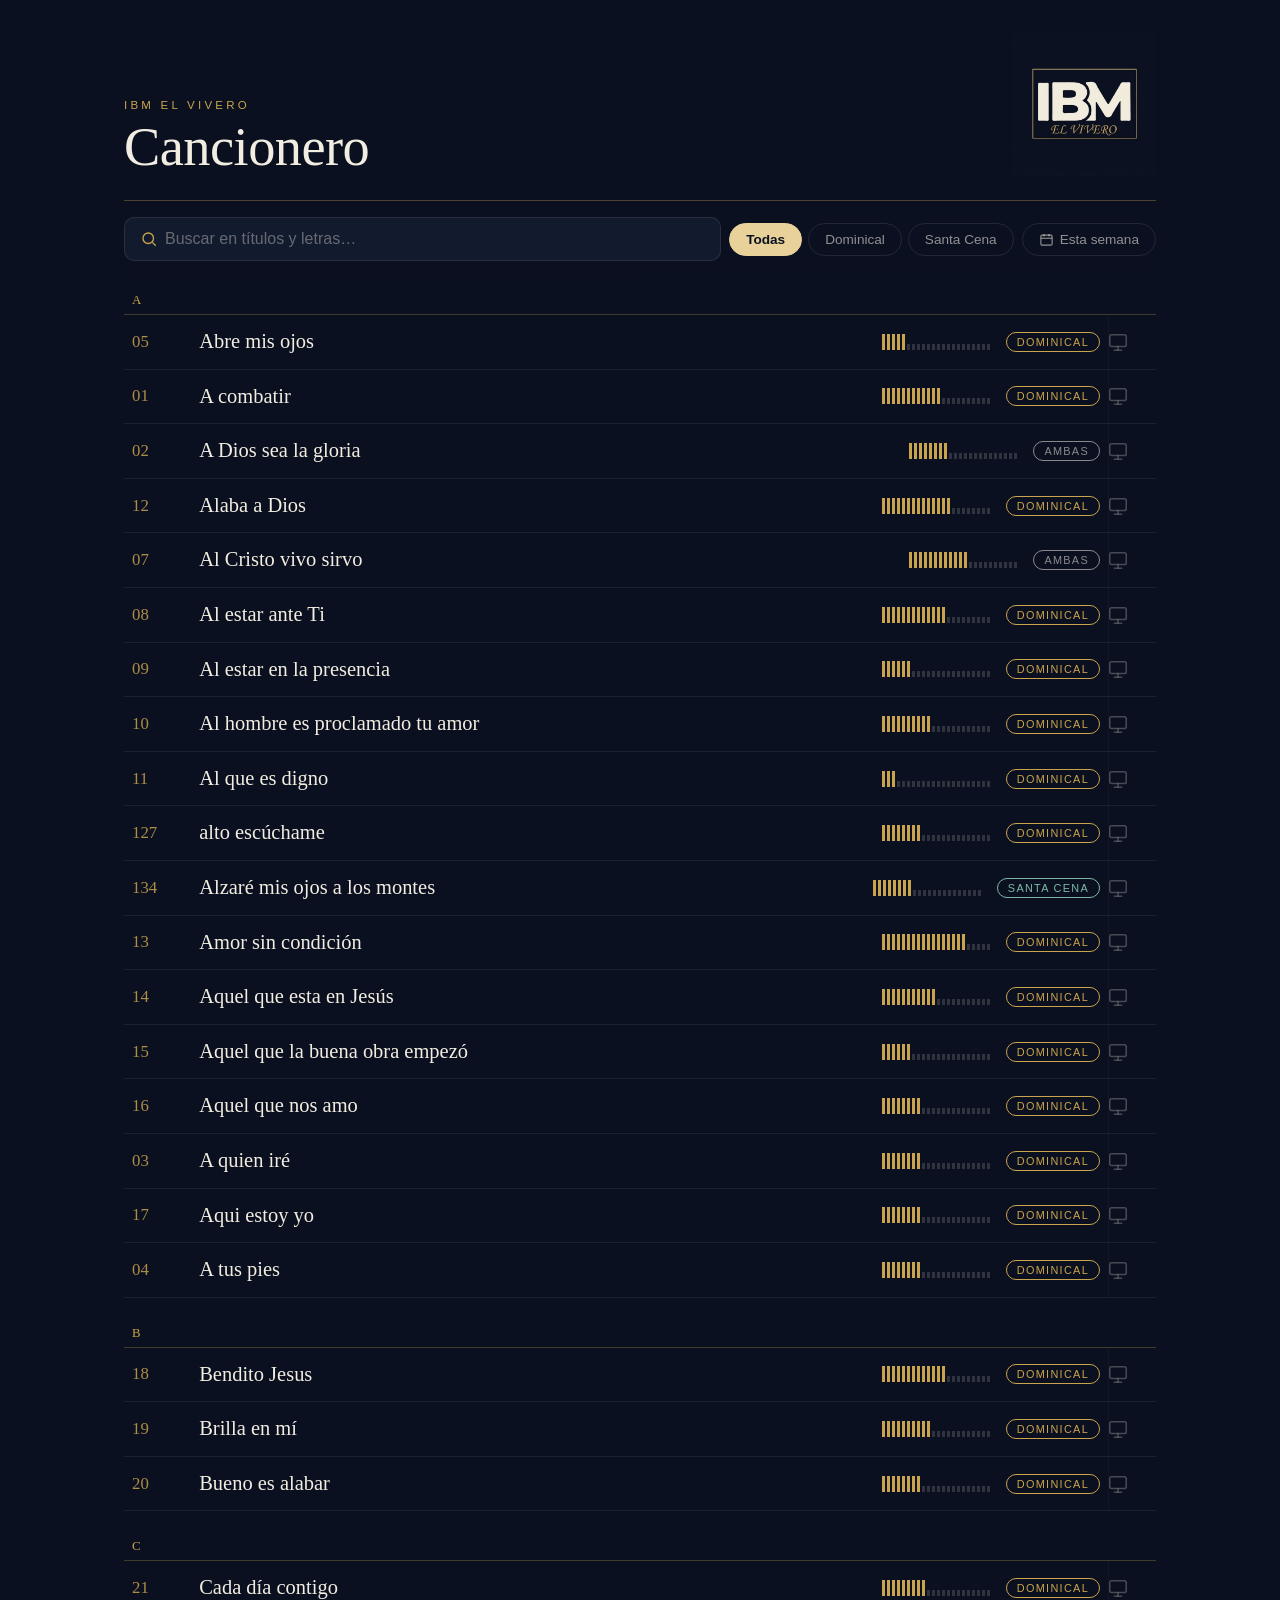
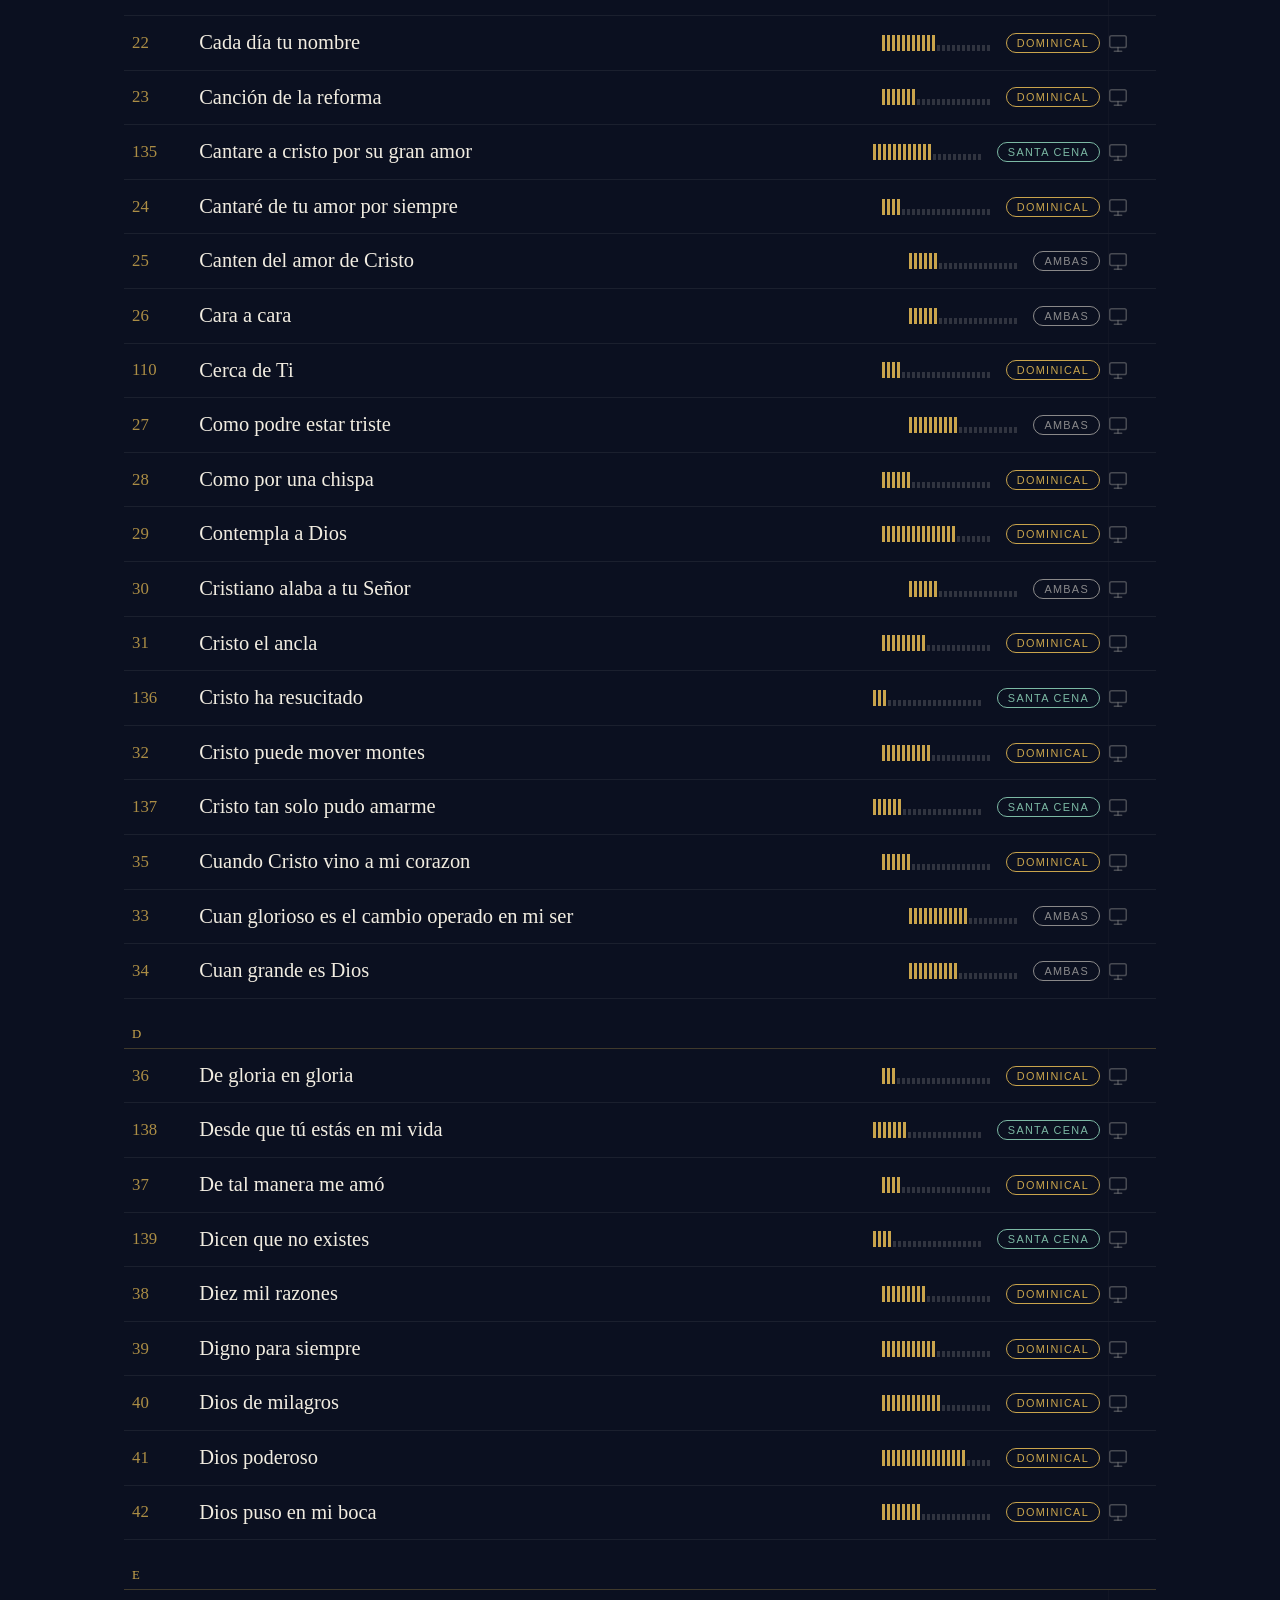
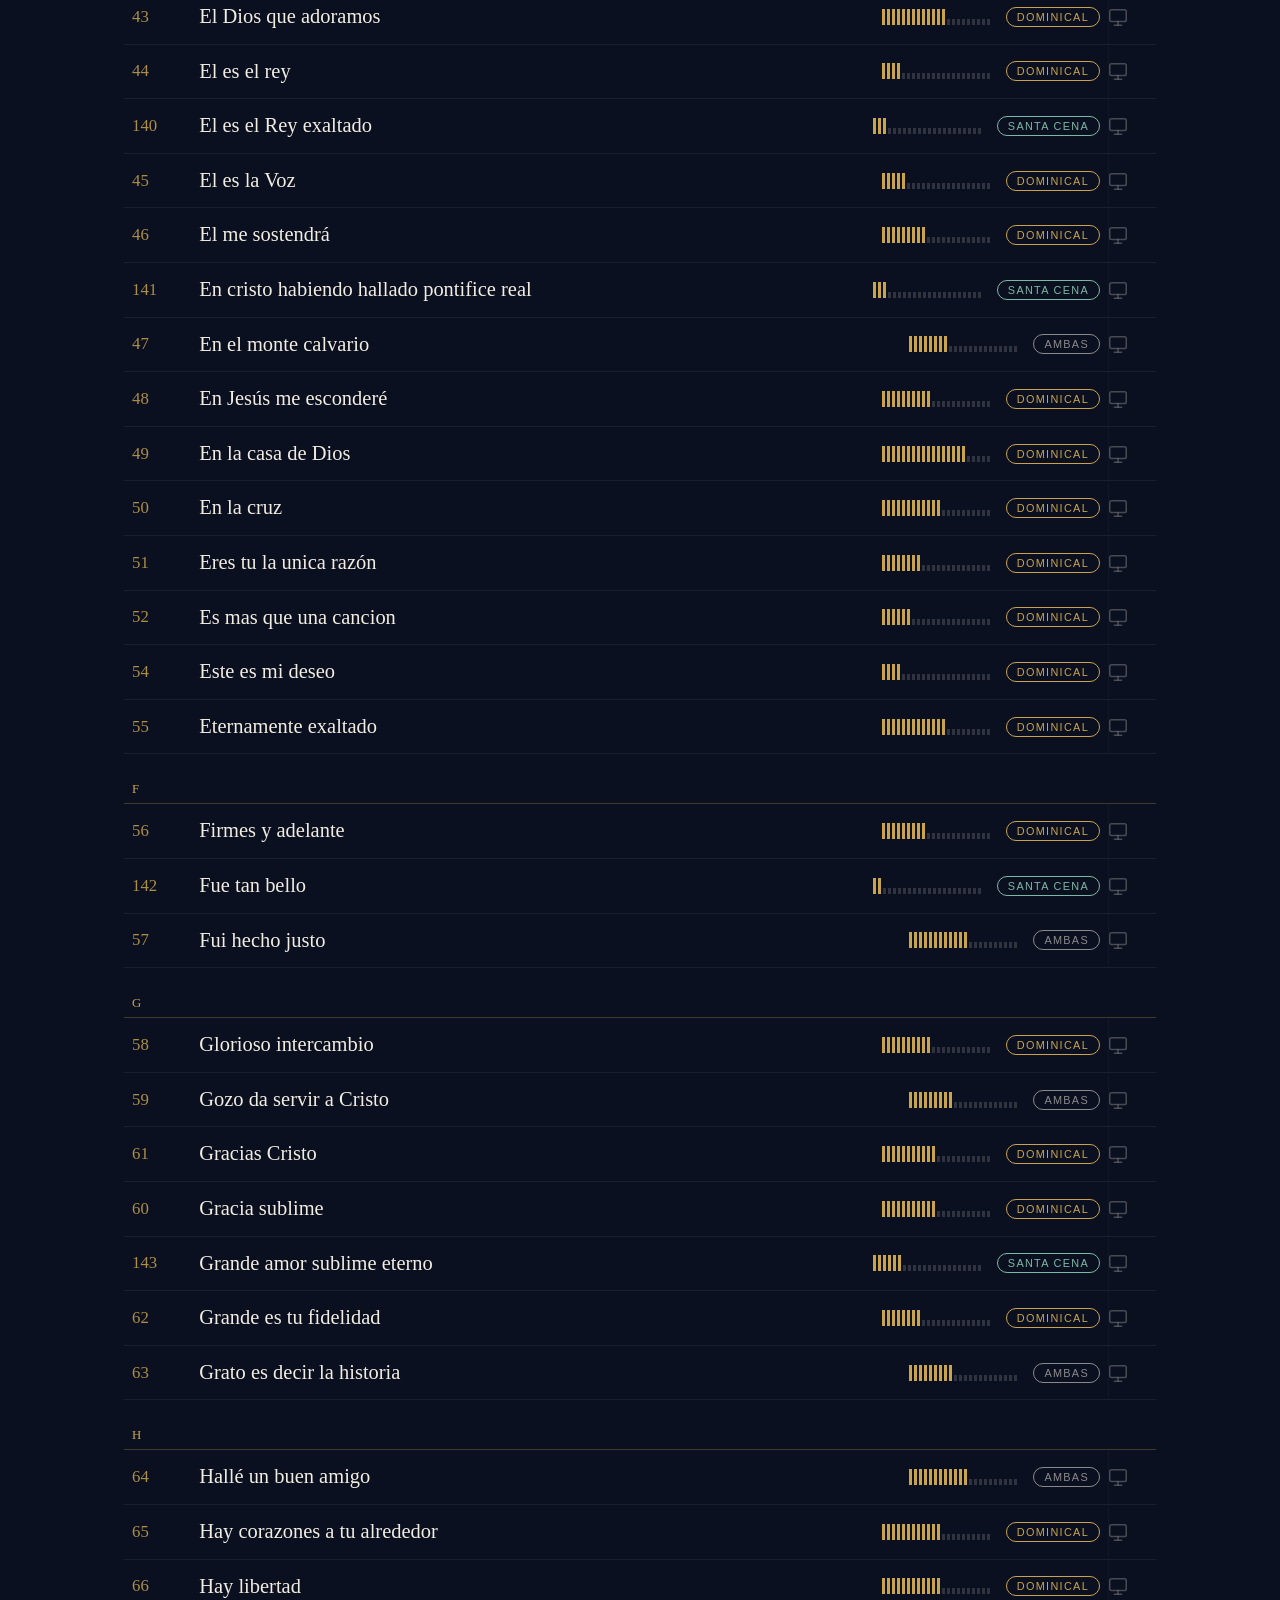
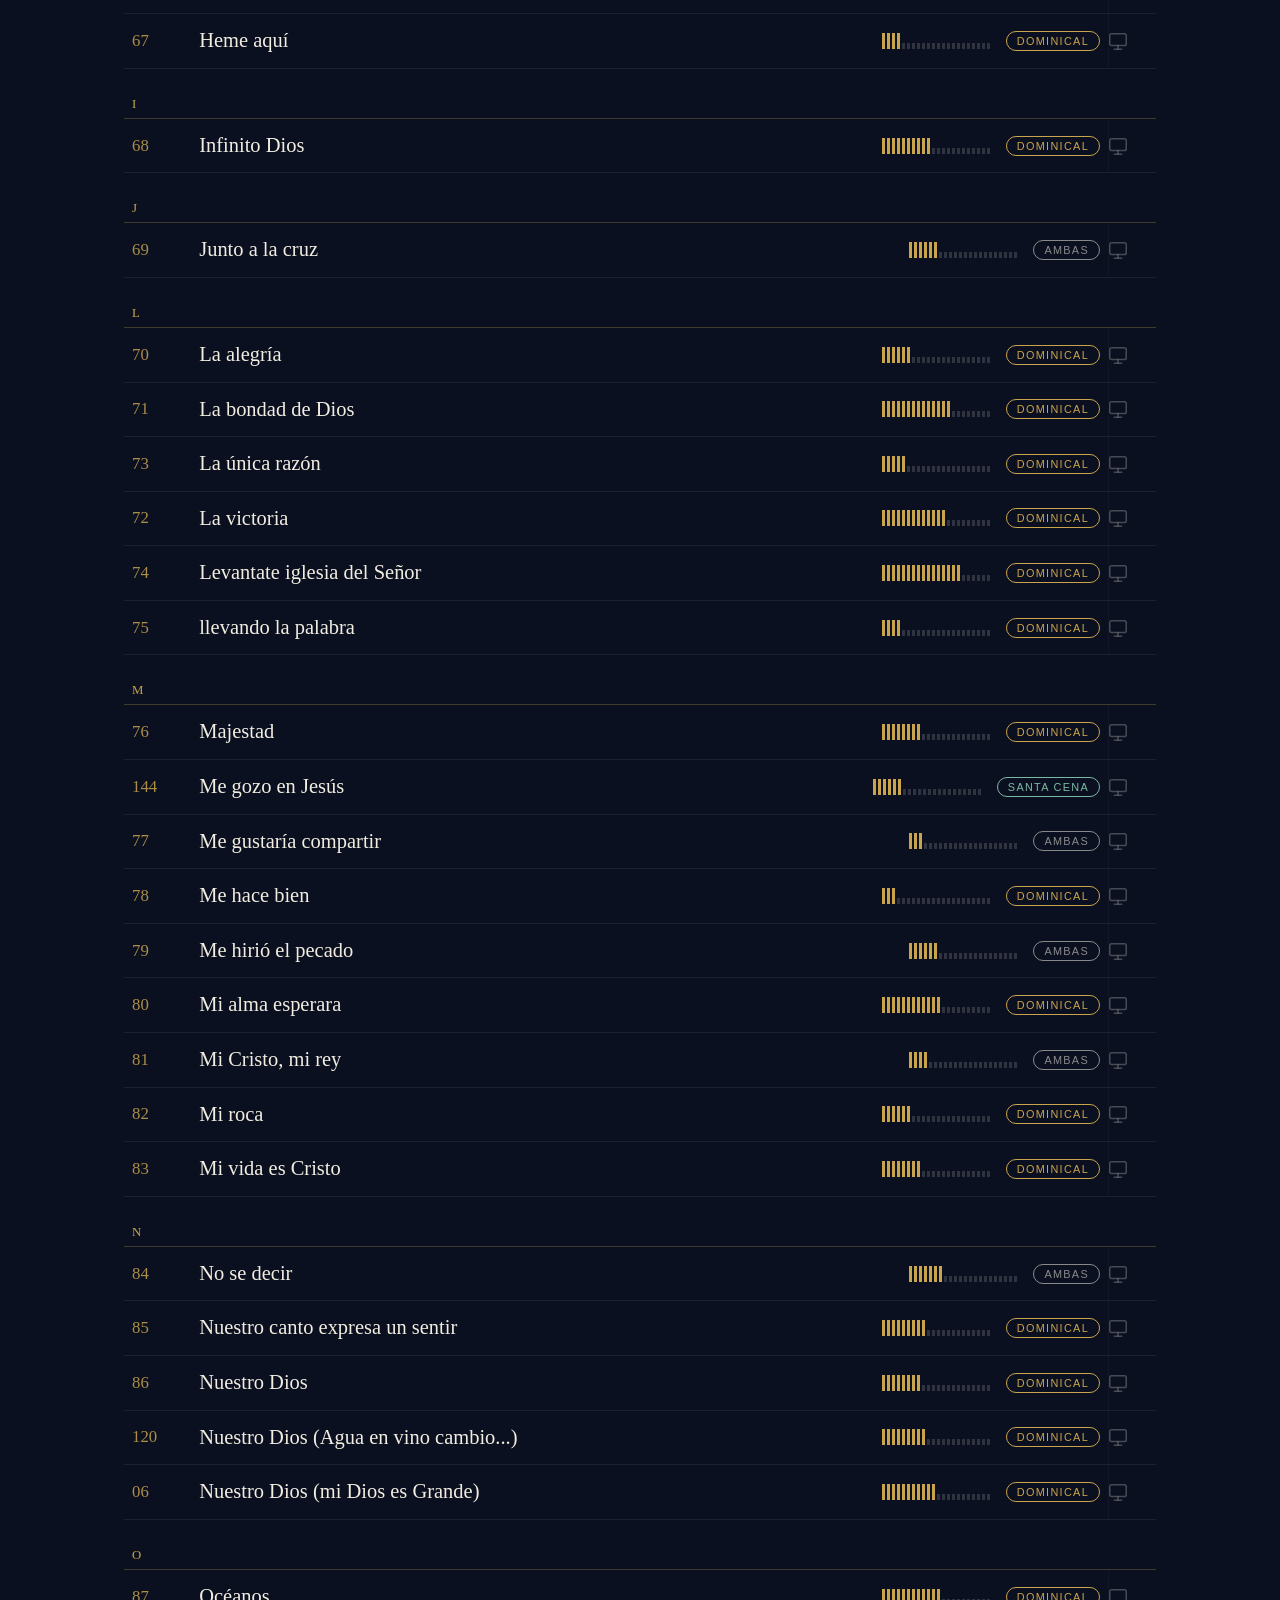
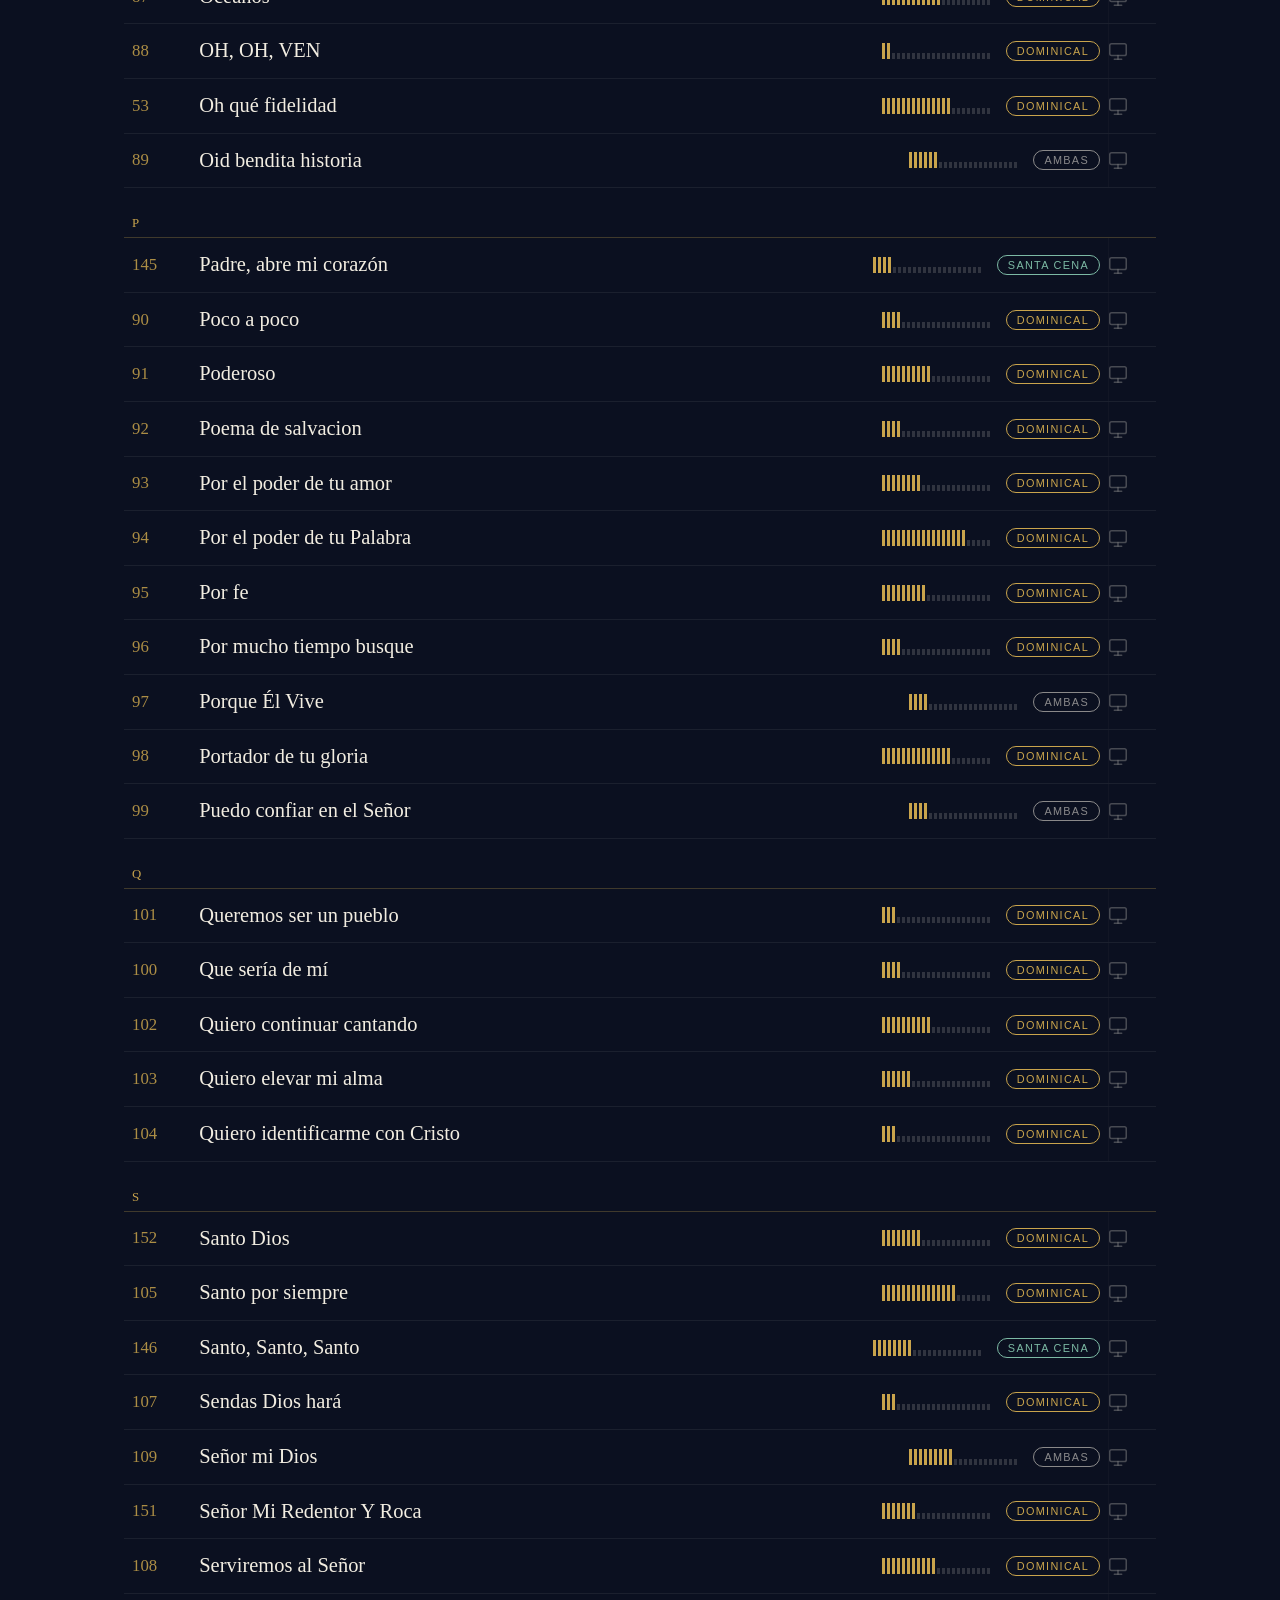
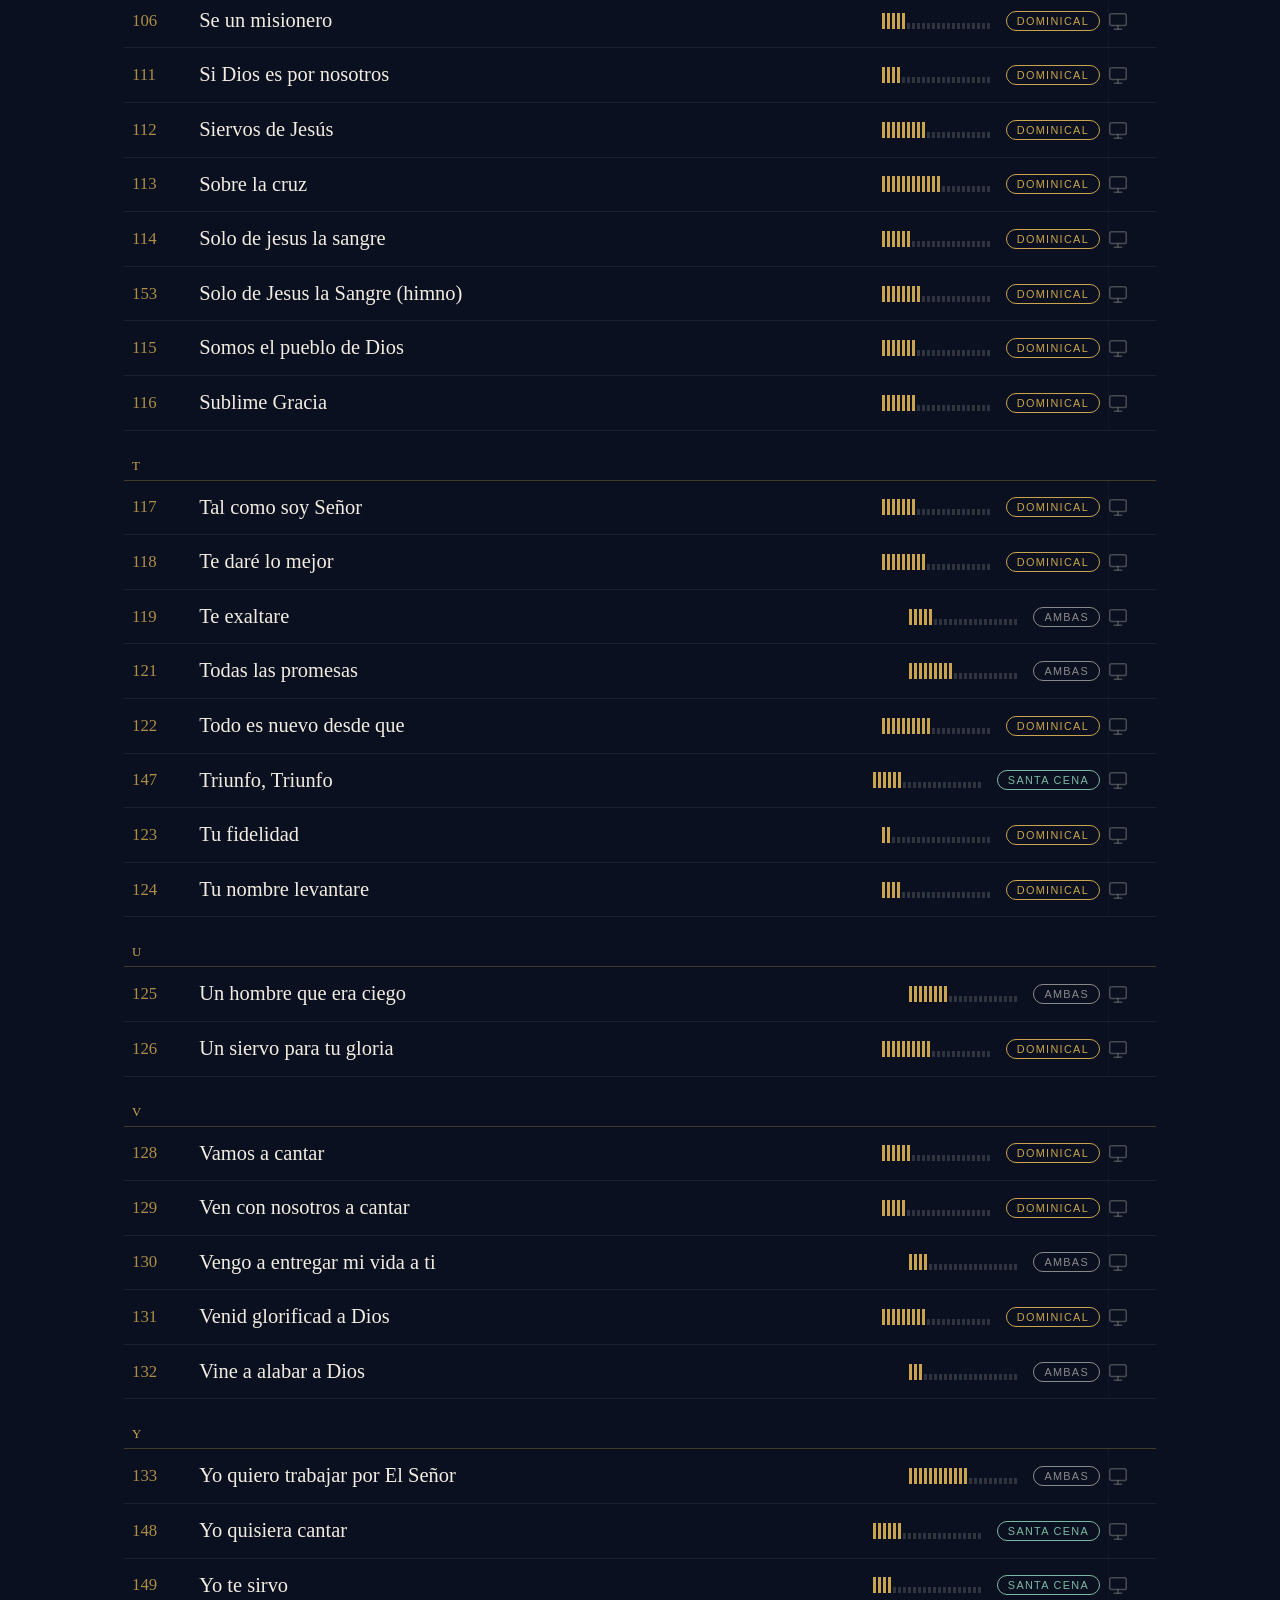
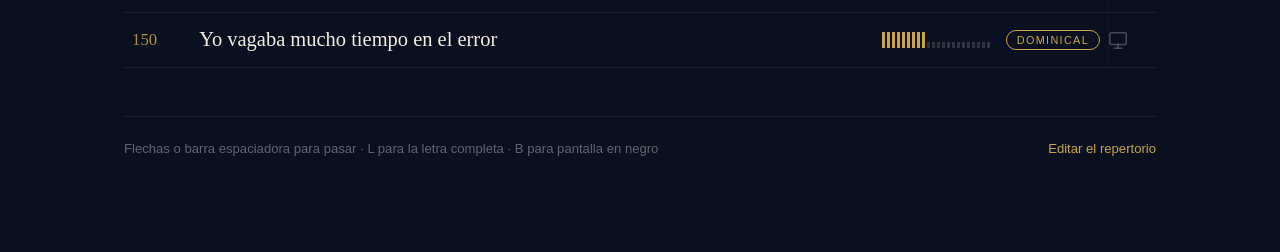
<file: index.html>
<!DOCTYPE html>
<html lang="es">
<head>
<meta charset="utf-8">
<meta name="viewport" content="width=device-width, initial-scale=1, viewport-fit=cover">
<title>Cancionero · IBM El Vivero | Iglesia Bíblica Misionera</title>
<meta name="description" content="Cancionero de la Iglesia Bíblica Misionera El Vivero (Pontevedra, Merlo): 150 canciones para el culto dominical y la Santa Cena, con letras para proyectar.">

<!-- Para Google: dirección oficial de esta página (evita copias duplicadas). -->
<link rel="canonical" href="https://vicbenj87.github.io/Cancionero-V2.5/">
<!-- Pega aquí debajo la etiqueta google-site-verification que te da Search Console. -->

<!-- Vista previa al compartir el enlace (WhatsApp, Facebook, Telegram). -->
<meta property="og:type" content="website">
<meta property="og:site_name" content="Cancionero · IBM El Vivero">
<meta property="og:title" content="Cancionero · Iglesia Bíblica Misionera El Vivero">
<meta property="og:description" content="150 canciones para el culto dominical y la Santa Cena de IBM El Vivero, Pontevedra. Busca, lee y proyecta las letras.">
<meta property="og:url" content="https://vicbenj87.github.io/Cancionero-V2.5/">
<meta property="og:image" content="https://vicbenj87.github.io/Cancionero-V2.5/media/marca/logo-ibm-el-vivero.png">
<meta property="og:image:width" content="1024">
<meta property="og:image:height" content="1024">
<meta property="og:image:alt" content="Logo de la Iglesia Bíblica Misionera El Vivero">
<meta property="og:locale" content="es_AR">
<meta name="twitter:card" content="summary">

<!-- Ficha para Google: le dice qué es el sitio y cómo se llama. -->
<script type="application/ld+json">
{
  "@context": "https://schema.org",
  "@type": "WebSite",
  "name": "Cancionero · IBM El Vivero",
  "alternateName": ["Cancionero IBM El Vivero", "Cancionero Iglesia Bíblica Misionera El Vivero"],
  "url": "https://vicbenj87.github.io/Cancionero-V2.5/",
  "inLanguage": "es-AR",
  "publisher": {
    "@type": "Church",
    "name": "Iglesia Bíblica Misionera El Vivero",
    "alternateName": "IBM El Vivero",
    "logo": "https://vicbenj87.github.io/Cancionero-V2.5/media/marca/logo-ibm-el-vivero.png",
    "address": {
      "@type": "PostalAddress",
      "addressLocality": "Pontevedra",
      "addressRegion": "Buenos Aires",
      "addressCountry": "AR"
    },
    "areaServed": "El Vivero, Pontevedra, Merlo"
  }
}
</script>
<meta name="theme-color" content="#0b1020">

<!-- Instalación como app (PWA): manifest + íconos + modo app en iPhone/iPad -->
<link rel="manifest" href="manifest.webmanifest">
<link rel="icon" type="image/png" sizes="48x48" href="media/pwa/favicon-48.png">
<link rel="apple-touch-icon" href="media/pwa/apple-touch-icon.png">
<meta name="mobile-web-app-capable" content="yes">
<meta name="apple-mobile-web-app-capable" content="yes">
<meta name="apple-mobile-web-app-title" content="Cancionero">
<meta name="apple-mobile-web-app-status-bar-style" content="black-translucent">

<link rel="stylesheet" href="css/backgrounds.css">
<link rel="stylesheet" href="css/app.css">
</head>
<body>

<!-- ==========================================================================
     1 · ÍNDICE  (ordenado por título, agrupado por letra)
     ========================================================================== -->
<main class="indice">

  <header class="portada">
    <div>
      <p class="portada__marca">IBM El Vivero</p>
      <h1 class="portada__titulo">Cancionero</h1>
    </div>
    <img class="portada__logo" src="media/marca/logo-ibm-el-vivero.png" alt="IBM El Vivero">
    <!-- El contador sigue existiendo y funcionando (lo usa js/app.js), solo se
         oculta de la vista porque en su lugar ahora se muestra el logo. -->
    <p class="portada__cifra" hidden>
      <strong id="cifra-total">0</strong> canciones<br>
      <span id="cifra-fondos">35</span> fondos animados
    </p>
  </header>

  <div class="controles-indice">
    <div class="buscador">
      <svg class="buscador__icono" viewBox="0 0 24 24" aria-hidden="true">
        <circle cx="11" cy="11" r="7"></circle>
        <line x1="16.5" y1="16.5" x2="21" y2="21"></line>
      </svg>
      <label class="sr-solo" for="busqueda">Buscar en títulos y letras</label>
      <input class="buscador__campo" id="busqueda" type="search"
             placeholder="Buscar en títulos y letras…" autocomplete="off" spellcheck="false">
    </div>

    <div class="filtros" id="filtros" role="group" aria-label="Filtrar por culto">
      <button class="filtro" type="button" data-filtro="0" aria-pressed="true">Todas</button>
      <button class="filtro" type="button" data-filtro="1" aria-pressed="false">Dominical</button>
      <button class="filtro" type="button" data-filtro="2" aria-pressed="false">Santa Cena</button>
    </div>

    <!-- Lista de acceso rápido con las 15 canciones fijadas para la semana en
         curso. Los IDs de cada semana se configuran en js/config.js, en
         CANCIONERO_CONFIG.listaSemanal. Con listaSemanal.activo en false el
         botón se oculta solo; si está activo pero sin semanas configuradas,
         el panel muestra un aviso en vez de la lista. -->
    <div class="semanal" id="semanal">
      <button class="semanal__boton" id="btn-semanal" type="button"
              aria-haspopup="true" aria-expanded="false" aria-controls="panel-semanal">
        <svg viewBox="0 0 24 24" aria-hidden="true">
          <rect x="3" y="5" width="18" height="16" rx="2"></rect>
          <line x1="3" y1="10" x2="21" y2="10"></line>
          <line x1="8" y1="3" x2="8" y2="7"></line>
          <line x1="16" y1="3" x2="16" y2="7"></line>
        </svg>
        Esta semana
      </button>
      <div class="semanal__panel" id="panel-semanal" hidden>
        <p class="semanal__titulo">Repertorio de esta semana</p>
        <ul class="semanal__lista" id="semanal-lista"></ul>
      </div>
    </div>
  </div>

  <ul class="lista" id="lista"></ul>

  <div class="vacio" id="vacio" hidden>
    <p class="vacio__titulo" id="vacio-titulo">Todavía no hay canciones</p>
    <p id="vacio-texto"></p>
  </div>

  <footer class="pie">
    <span>Flechas o barra espaciadora para pasar · L para la letra completa · B para pantalla en negro</span>
    <a href="editor.html">Editar el repertorio</a>
    <!-- Solo aparece cuando la app se puede instalar (lo decide js/pwa.js). -->
    <button class="pie__instalar" id="btn-instalar" type="button" hidden>Instalar app</button>
    <p class="pie__ayuda" id="instalar-ayuda" hidden>
      En iPhone o iPad: toca el botón Compartir de Safari y elige «Agregar a pantalla de inicio».
    </p>
  </footer>
</main>

<!-- ==========================================================================
     2 · VISOR DE DIAPOSITIVAS
     Una sola diapositiva en el DOM; el texto se reemplaza al navegar.
     ========================================================================== -->
<section class="visor" id="visor" data-abierto="false" aria-hidden="true" aria-label="Proyección">

  <!-- Capa 1: fondo animado en CSS (siempre presente). -->
  <div class="capa-fondo" id="capa-fondo"></div>

  <!-- Capa 2: imagen o vídeo, solo si carga a tiempo. -->
  <img  class="medio-fondo" id="fondo-imagen" alt="" aria-hidden="true">
  <video class="medio-fondo" id="fondo-video" muted loop playsinline preload="none" aria-hidden="true"></video>

  <!-- Capa 3: velo que asegura el contraste del texto. -->
  <div class="velo"></div>

  <!-- Capa 4: la letra. -->
  <div class="escena" id="escena">
    <div class="diapositiva" id="diapositiva" aria-live="polite"></div>
  </div>

  <!-- Barra superior -->
  <header class="barra" id="barra">
    <span class="barra__titulo" id="visor-titulo"></span>
    <span class="contador" id="contador" aria-label="Diapositiva actual"></span>

    <button class="control boton-barra" id="btn-letra" type="button" title="Letra completa (L)">
      <svg viewBox="0 0 24 24" aria-hidden="true">
        <line x1="4" y1="7" x2="20" y2="7"></line>
        <line x1="4" y1="12" x2="20" y2="12"></line>
        <line x1="4" y1="17" x2="14" y2="17"></line>
      </svg>
      Letra completa
    </button>

    <button class="control boton-barra" id="btn-pantalla" type="button" title="Pantalla completa (F)">
      <svg viewBox="0 0 24 24" aria-hidden="true">
        <polyline points="4 9 4 4 9 4"></polyline>
        <polyline points="15 4 20 4 20 9"></polyline>
        <polyline points="20 15 20 20 15 20"></polyline>
        <polyline points="9 20 4 20 4 15"></polyline>
      </svg>
      Pantalla
    </button>

    <button class="control boton-barra" id="btn-salir" type="button" title="Volver al índice (Esc)">
      <svg viewBox="0 0 24 24" aria-hidden="true">
        <line x1="6" y1="6" x2="18" y2="18"></line>
        <line x1="18" y1="6" x2="6" y2="18"></line>
      </svg>
      Salir
    </button>
  </header>

  <!-- Flechas blancas semitransparentes, abajo en cada lateral.
       Al abrir la canción parpadean unos segundos y luego se ocultan. -->
  <button class="control flecha flecha--anterior" id="btn-anterior" type="button" aria-label="Diapositiva anterior">
    <svg viewBox="0 0 24 24" aria-hidden="true"><polyline points="15 4 7 12 15 20"></polyline></svg>
  </button>

  <button class="control flecha flecha--siguiente" id="btn-siguiente" type="button" aria-label="Diapositiva siguiente">
    <svg viewBox="0 0 24 24" aria-hidden="true"><polyline points="9 4 17 12 9 20"></polyline></svg>
  </button>

  <div class="aviso-giro">
    <p>Gira el dispositivo para proyectar en horizontal.</p>
  </div>
</section>

<!-- ==========================================================================
     3 · PANTALLA DE LETRA COMPLETA
     Pantalla propia, vertical y con scroll. No es una diapositiva: al abrirla
     se sale de pantalla completa y no hay flechas de navegación.
     ========================================================================== -->
<section class="pantalla-letra" id="pantalla-letra" data-abierto="false"
         aria-hidden="true" aria-label="Letra completa" tabindex="-1">

  <header class="letra-barra">
    <button class="boton-volver" id="volver-letra" type="button">← Volver</button>
    <span class="letra-ficha" id="letra-ficha"></span>
    <button class="boton-volver boton-proyectar" id="proyectar-letra" type="button"
            title="Abrir esta canción en diapositivas">Proyectar</button>
  </header>

  <div class="letra-interior">
    <h2 class="letra-titulo" id="letra-titulo"></h2>
    <div id="letra-cuerpo"></div>
  </div>
</section>

<!-- Orden obligatorio: configuración → datos → aplicación.
     Si prefieres publicar solo js/data/canciones.json, borra la línea de los
     datos: la app lo detecta y lo lee por su cuenta (ver datos.origen). -->
<script src="js/config.js"></script>
<script src="js/data/canciones.js"></script>
<script src="js/app.js"></script>
<script src="js/pwa.js"></script>
</body>
</html>
</file>
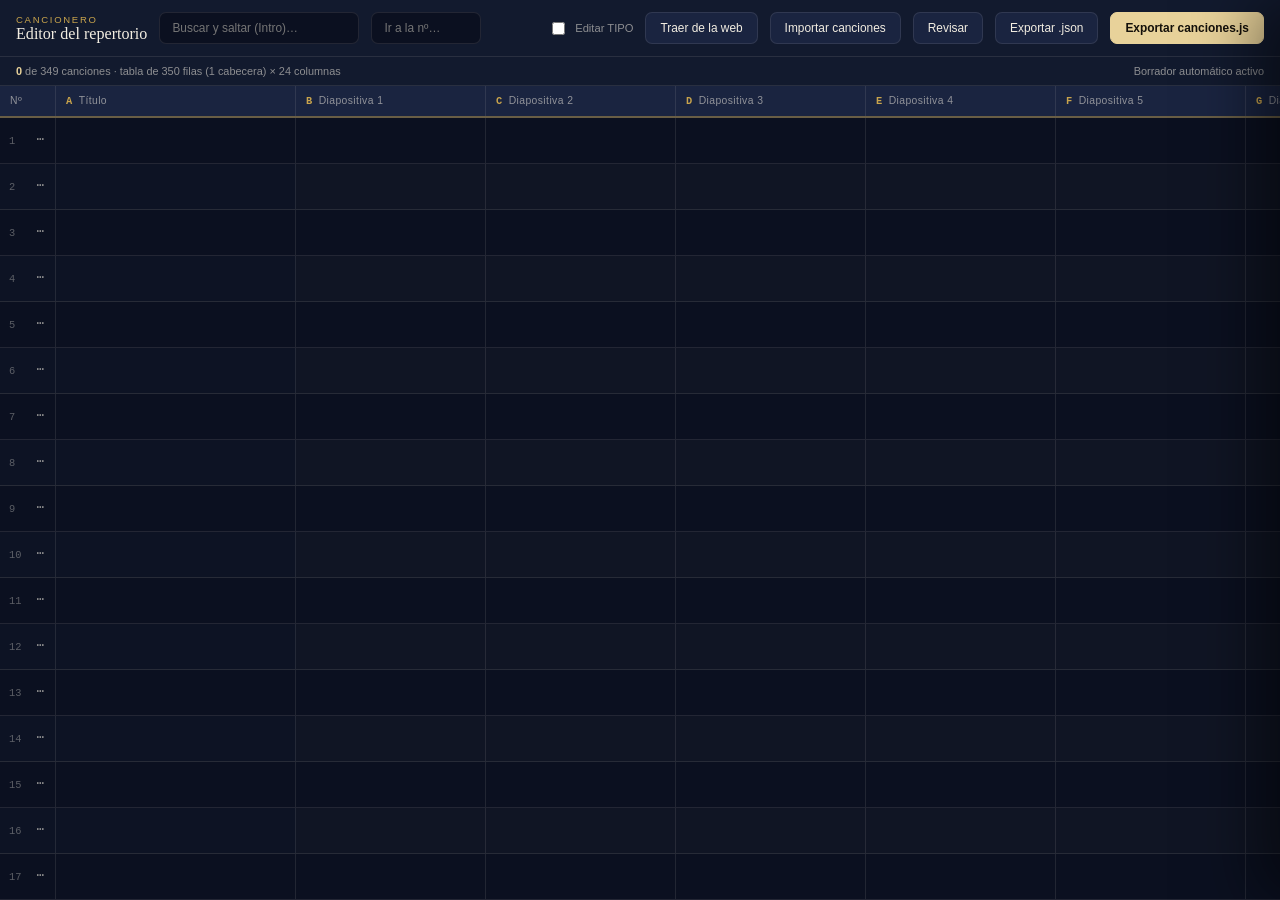
<file: editor.html>
<!DOCTYPE html>
<html lang="es">
<head>
<meta charset="utf-8">
<meta name="viewport" content="width=device-width, initial-scale=1">
<title>Editor del repertorio · Cancionero</title>
<!-- Herramienta interna: que Google no la muestre en los resultados. -->
<meta name="robots" content="noindex, nofollow">
<link rel="stylesheet" href="css/editor.css">
</head>
<body>

<!-- ==========================================================================
     BARRA SUPERIOR
     ========================================================================== -->
<header class="cabecera">
  <h1 class="cabecera__titulo">
    <small>Cancionero</small>
    Editor del repertorio
  </h1>

  <input class="campo" id="buscar" type="search" placeholder="Buscar y saltar (Intro)…"
         style="width: 200px" autocomplete="off" aria-label="Buscar en títulos y letras">

  <input class="campo" id="ir-fila" type="number" min="1" max="349" placeholder="Ir a la nº…"
         style="width: 110px" aria-label="Ir a la canción número">

  <span class="separador"></span>

  <label class="interruptor" title="La columna TIPO llega del archivo de datos y se conserva tal cual.">
    <input type="checkbox" id="editar-tipo"> Editar TIPO
  </label>

  <button class="boton" id="btn-web" type="button">Traer de la web</button>
  <button class="boton" id="btn-importar" type="button">Importar canciones</button>
  <button class="boton" id="btn-revisar" type="button">Revisar</button>
  <button class="boton" id="btn-exportar-json" type="button">Exportar .json</button>
  <button class="boton boton--principal" id="btn-exportar-js" type="button">Exportar canciones.js</button>
</header>

<div class="aviso" id="aviso-borrador">
  <span id="aviso-borrador-texto"></span>
  <span class="separador"></span>
  <button class="boton boton--sutil boton--peligro" id="btn-vaciar-todo" type="button">Empezar de cero</button>
</div>

<div class="cabecera" style="padding: 8px 16px">
  <span class="estado" id="estado"></span>
  <span class="separador"></span>
  <span class="estado" id="guardado">Borrador automático activo</span>
</div>

<!-- ==========================================================================
     CUADRÍCULA · fila 1 = cabecera · filas 2–350 = las 349 canciones
     Solo existen en el DOM las filas visibles.
     ========================================================================== -->
<div class="rejilla" id="rejilla" tabindex="0">
  <div class="rejilla__cabecera" id="rejilla-cabecera" role="row"></div>
  <div class="rejilla__cuerpo" id="rejilla-cuerpo"></div>
</div>

<!-- ==========================================================================
     CAJÓN · edición cómoda de una canción
     ========================================================================== -->
<div class="fondo-cajon" id="fondo-cajon" data-visible="false"></div>

<aside class="cajon" id="cajon" data-abierto="false" aria-label="Edición de la canción">
  <div class="cajon__cabecera">
    <h2 class="cajon__titulo" id="cajon-titulo"></h2>
    <span class="separador"></span>
    <button class="boton boton--sutil" id="cerrar-cajon" type="button">Cerrar</button>
  </div>

  <div class="cajon__cuerpo" id="cajon-cuerpo"></div>

  <div class="cajon__pie">
    <button class="boton boton--principal" id="btn-repartir" type="button">Pegar letra y repartirla</button>
    <span class="separador"></span>
    <button class="boton boton--sutil boton--peligro" id="btn-vaciar-fila" type="button">Vaciar esta canción</button>
  </div>
</aside>

<!-- ==========================================================================
     DIÁLOGO · importar
     ========================================================================== -->
<div class="dialogo" id="dlg-importar" role="dialog" aria-labelledby="titulo-importar">
  <div class="dialogo__caja">
    <h2 class="dialogo__titulo" id="titulo-importar">Importar canciones</h2>
    <p class="dialogo__ayuda">
      Carga el <code>canciones.js</code> que ya tengas publicado, o el <code>canciones.json</code>
      exportado desde aquí. Cada canción vuelve a su número original; las que no quepan se descartan.
      <strong>Sustituye todo el contenido actual de la tabla.</strong>
    </p>

    <p><input type="file" id="archivo" accept=".js,.json,.txt"></p>
    <textarea id="texto-importado" placeholder="…o pega aquí el contenido del archivo"></textarea>

    <div class="opciones">
      <label><input type="radio" name="modo-import" value="reemplazar" checked>
        Reemplazar toda la tabla</label>
      <label><input type="radio" name="modo-import" value="anadir">
        Añadir a lo que ya hay</label>
      <label><input type="checkbox" id="marcar-ambas" checked>
        Si el título ya existe con otro TIPO, marcarlo como <strong>3 · Ambas</strong></label>
    </div>

    <p class="dialogo__ayuda" style="margin: 0">
      Para juntar los dos cancioneros: importa primero el Dominical reemplazando, y después
      el de Santa Cena <strong>añadiendo</strong>. Lo que esté en las dos páginas queda como Ambas.
    </p>

    <p class="previsualizacion" data-error="true" id="error-importar"></p>

    <div class="acciones-dialogo">
      <button class="boton boton--sutil" type="button" data-cerrar="dlg-importar">Cancelar</button>
      <button class="boton boton--principal" id="confirmar-importar" type="button">Importar y reemplazar</button>
    </div>
  </div>
</div>

<!-- ==========================================================================
     DIÁLOGO · repartir letra
     ========================================================================== -->
<div class="dialogo" id="dlg-reparto" role="dialog" aria-labelledby="titulo-reparto">
  <div class="dialogo__caja">
    <h2 class="dialogo__titulo" id="titulo-reparto">Pegar letra y repartirla</h2>
    <p class="dialogo__ayuda">
      Copia la letra completa y pégala aquí. Se reparte entre las 22 diapositivas de la canción
      abierta, y lo que ya hubiera en ellas se sustituye.
    </p>

    <textarea id="letra-pegada" placeholder="Pega aquí la letra completa…"></textarea>

    <div class="opciones">
      <label><input type="radio" name="modo" value="blanco" checked> Separar por línea en blanco</label>
      <label><input type="radio" name="modo" value="lineas"> Cada
        <input class="campo" id="lineas-por-bloque" type="number" min="1" max="12" value="4"
               style="width: 62px" aria-label="Líneas por diapositiva"> líneas</label>
      <label><input type="radio" name="modo" value="marca"> Separar por <code>---</code></label>
      <label><input type="checkbox" id="unir-sobrante" checked> Unir el sobrante en la última</label>
    </div>

    <p class="previsualizacion" id="previsualizacion"></p>

    <div class="acciones-dialogo">
      <button class="boton boton--sutil" type="button" data-cerrar="dlg-reparto">Cancelar</button>
      <button class="boton boton--principal" id="aplicar-reparto" type="button" disabled>Repartir</button>
    </div>
  </div>
</div>

<!-- ==========================================================================
     DIÁLOGO · revisión
     ========================================================================== -->
<div class="dialogo" id="dlg-revision" role="dialog" aria-labelledby="titulo-revision">
  <div class="dialogo__caja">
    <h2 class="dialogo__titulo" id="titulo-revision">Revisión antes de publicar</h2>
    <p class="dialogo__ayuda">
      Nada de esto impide exportar: son avisos para que no se cuele una canción sin título
      o una estrofa que se verá diminuta en la pantalla.
    </p>
    <ul class="informe" id="informe"></ul>
    <div class="acciones-dialogo">
      <button class="boton boton--principal" type="button" data-cerrar="dlg-revision">Entendido</button>
    </div>
  </div>
</div>

<!-- ==========================================================================
     DIÁLOGO · traer del cancionero web
     ========================================================================== -->
<div class="dialogo" id="dlg-web" role="dialog" aria-labelledby="titulo-web">
  <div class="dialogo__caja">
    <h2 class="dialogo__titulo" id="titulo-web">Traer las letras del cancionero web</h2>
    <p class="dialogo__ayuda">
      Este código lee la página que tengas abierta y descarga un <code>.json</code> con todas
      sus canciones ya repartidas en diapositivas. <strong>Se ejecuta en tu navegador, sobre
      tu propia web</strong>: nada sale de tu ordenador.
    </p>

    <ol class="pasos">
      <li>Abre la página del cancionero (la de <strong>Dominical</strong> o la de <strong>Santa Cena</strong>).</li>
      <li>Pulsa <kbd>F12</kbd> y ve a la pestaña <strong>Console</strong>. Si pide confirmación
          para pegar, escribe <code>allow pasting</code> y pulsa <kbd>Intro</kbd>.</li>
      <li>Pega el código de abajo y pulsa <kbd>Intro</kbd>. Se descargará el archivo.</li>
      <li>Vuelve aquí, pulsa <strong>Importar canciones</strong> y carga ese archivo.</li>
    </ol>

    <div class="opciones">
      <label>TIPO de la página que vas a leer:
        <select class="campo" id="tipo-extractor">
          <option value="1" selected>1 · Dominical</option>
          <option value="2">2 · Santa Cena</option>
        </select>
      </label>
      <label><input type="checkbox" id="quitar-marcas" checked>
        Quitar las marcas de repetición <code>//…//</code></label>
    </div>

    <pre class="codigo" id="codigo-listo"></pre>

    <div class="acciones-dialogo">
      <button class="boton boton--sutil" type="button" data-cerrar="dlg-web">Cerrar</button>
      <button class="boton boton--principal" id="copiar-codigo" type="button">Copiar el código</button>
    </div>
  </div>
</div>

<!-- ==========================================================================
     EXTRACTOR
     --------------------------------------------------------------------------
     No es un script de esta página: es el texto que se copia y se pega en la
     consola del navegador estando en el cancionero web. Vive aquí, en un
     bloque de texto plano, para poder leerlo y corregirlo como código normal
     en vez de como una cadena llena de escapes.

     Las dos primeras líneas las reescribe editor.js según lo que elijas arriba.
     ========================================================================== -->
<script id="codigo-extractor" type="text/plain">
(function extraerCancionero() {
  'use strict';

  var TIPO = 1;                  // 1 = Dominical · 2 = Santa Cena
  var QUITAR_MARCAS = true;      // //estribillo// y /repetir/
  var MAX_DIAPOS = 22;

  /* Los títulos de Google Sites son encabezados con un ancla propia
     (id="h.xxxxx"). Cada canción va desde su ancla hasta la siguiente. */
  var anclas = Array.prototype.slice.call(document.querySelectorAll('[id^="h."]'));
  if (!anclas.length) {
    console.error('Aquí no hay ningún cancionero: abre la página de las canciones.');
    return;
  }

  /* Texto de un trozo del documento respetando los saltos de línea de los
     bloques. innerText haría lo mismo, pero depende de que el navegador haya
     calculado el diseño y aquí trabajamos sobre fragmentos sueltos. */
  var BLOQUES = /^(P|DIV|H1|H2|H3|H4|H5|H6|LI|TR|SECTION|ARTICLE|BLOCKQUOTE)$/;

  function textoDe(raiz) {
    var salida = '';
    (function recorrer(nodo) {
      if (nodo.nodeType === 3) { salida += nodo.nodeValue; return; }
      /* 1 = elemento, 11 = fragmento. El fragmento es la raíz que devuelve
         cloneContents(): si no se le deja pasar, no se recorre nada. */
      if (nodo.nodeType !== 1 && nodo.nodeType !== 11) { return; }
      var etiqueta = nodo.tagName || '';
      if (etiqueta === 'SCRIPT' || etiqueta === 'STYLE') { return; }
      if (etiqueta === 'BR') { salida += '\n'; return; }
      var esBloque = BLOQUES.test(etiqueta);
      if (esBloque && salida && salida.charAt(salida.length - 1) !== '\n') { salida += '\n'; }
      for (var i = 0; i < nodo.childNodes.length; i++) { recorrer(nodo.childNodes[i]); }
      if (esBloque) { salida += '\n'; }
    })(raiz);
    return salida;
  }

  function trozoEntre(desde, hasta) {
    var rango = document.createRange();
    rango.setStartAfter(desde);
    if (hasta) { rango.setEndBefore(hasta); }
    else { rango.setEnd(document.body, document.body.childNodes.length); }
    return textoDe(rango.cloneContents());
  }

  function limpiar(texto) {
    var t = String(texto).replace(/\r\n/g, '\n').replace(/\u00a0/g, ' ');
    if (QUITAR_MARCAS) { t = t.replace(/\/{1,4}/g, ''); }

    /* En la web hay canciones escritas de corrido, con dos o más espacios
       donde debería haber un salto de línea. Si se aplastan como espacio
       normal, la canción entera acaba en una sola diapositiva ilegible. */
    t = t.replace(/[ \t]{2,}/g, '\n');

    return t
      .split('\n')
      .map(function (linea) { return linea.trim(); })
      .join('\n')
      .replace(/\n{3,}/g, '\n\n')
      .trim();
  }

  /* Reparto en diapositivas.
     Lo normal es que las estrofas vayan separadas por una línea en blanco. Lo
     que manda para cortar no son los caracteres sino las líneas: proyectada a
     diez metros, una diapositiva aguanta unas seis u ocho líneas y ni una más.
     Los bloques que se pasan se subdividen en trozos parejos y la canción
     queda marcada para repasar. */
  var MAX_LINEAS = 8;
  var LINEAS_IDEALES = 4;

  function partirBloque(bloque) {
    var lineas = bloque.split('\n').filter(function (l) { return l.trim(); });
    if (lineas.length <= MAX_LINEAS) { return [bloque]; }

    var trozos = Math.ceil(lineas.length / LINEAS_IDEALES);
    var tamano = Math.ceil(lineas.length / trozos);     // reparto parejo, sin colas de una línea
    var salida = [];
    for (var i = 0; i < lineas.length; i += tamano) {
      salida.push(lineas.slice(i, i + tamano).join('\n'));
    }
    return salida;
  }

  function repartir(texto) {
    var brutos = texto.split(/\n\s*\n+/)
      .map(function (b) { return b.trim(); })
      .filter(function (b) { return b.length; });

    var bloques = [], repasar = false;
    brutos.forEach(function (b) {
      var trozos = partirBloque(b);
      if (trozos.length > 1) { repasar = true; }
      bloques = bloques.concat(trozos);
    });

    if (bloques.length > MAX_DIAPOS) {
      var cola = bloques.slice(MAX_DIAPOS - 1).join('\n\n');
      bloques = bloques.slice(0, MAX_DIAPOS - 1);
      bloques.push(cola);
      repasar = true;
    }
    return { diapositivas: bloques, repasar: repasar };
  }

  var canciones = [], avisos = [], vistos = {};

  anclas.forEach(function (ancla, i) {
    var crudo = limpiar(trozoEntre(ancla, anclas[i + 1]));
    if (!crudo) { return; }

    var lineas = crudo.split('\n');
    var titulo = (lineas.shift() || '').trim();
    if (!titulo) { return; }

    var resto = lineas.join('\n').replace(/^\n+/, '').trim();
    if (!resto) { avisos.push(titulo + ': sin letra'); return; }

    var reparto = repartir(resto);
    if (reparto.repasar) { avisos.push(titulo + ': repasar el reparto de estrofas'); }

    var clave = titulo.toLowerCase();
    if (vistos[clave]) { avisos.push(titulo + ': el título está repetido en la página'); }
    vistos[clave] = true;

    canciones.push({
      id: canciones.length + 1,
      titulo: titulo,
      tipo: TIPO,
      diapositivas: reparto.diapositivas
    });
  });

  var datos = { version: 1, generado: new Date().toISOString().slice(0, 10), canciones: canciones };
  var nombre = 'canciones-tipo-' + TIPO + '.json';
  var blob = new Blob([JSON.stringify(datos, null, 2)], { type: 'application/json' });
  var enlace = document.createElement('a');
  enlace.href = URL.createObjectURL(blob);
  enlace.download = nombre;
  document.body.appendChild(enlace);
  enlace.click();
  document.body.removeChild(enlace);

  console.log('%c' + canciones.length + ' canciones extraídas → ' + nombre,
              'font-size:14px;font-weight:bold');
  console.log('Diapositivas por canción:',
    canciones.map(function (c) { return c.titulo + ' (' + c.diapositivas.length + ')'; }).join(' · '));
  if (avisos.length) {
    console.warn('Para revisar en el editor (' + avisos.length + '):');
    avisos.forEach(function (a) { console.warn('  · ' + a); });
  }
})();
</script>

<script src="js/config.js"></script>
<script src="js/editor.js"></script>
</body>
</html>
</file>
<file: css/backgrounds.css>
/* ============================================================================
   backgrounds.css · 35 fondos animados en CSS puro
   ----------------------------------------------------------------------------
   Cómo funciona
   -------------
   El elemento <div class="capa-fondo"> recibe una clase "fondo--01" … "fondo--35"
   cada vez que se abre una canción. Cada fondo usa como máximo tres planos: el
   propio elemento, ::before y ::after.

   Todas las animaciones son de `transform`, `opacity`, `filter` o
   `background-position`: propiedades que compone la GPU. Ningún fondo provoca
   reflow, así que puede estar proyectándose una hora sin calentar el portátil.

   Añadir un fondo nuevo
   ---------------------
   1. Escribe aquí la regla `.fondo--36 { … }`.
   2. Sube `fondos.totalCss` a 36 en js/config.js.
   No hay que tocar nada más: la app numera los fondos con ceros a la izquierda.
   ========================================================================== */

/* --- Plano base ---------------------------------------------------------- */
.capa-fondo {
  position: absolute;
  inset: 0;
  overflow: hidden;
  background: #070a12;
  /* Aísla el repintado del fondo del resto de la interfaz. */
  contain: strict;
}

.capa-fondo::before,
.capa-fondo::after {
  content: "";
  position: absolute;
  /* Se desbordan a propósito: así ningún giro deja esquinas vacías. */
  inset: -35%;
  pointer-events: none;
}

/* Accesibilidad: quien pida menos movimiento ve el fondo quieto, no otro fondo. */
@media (prefers-reduced-motion: reduce) {
  .capa-fondo,
  .capa-fondo::before,
  .capa-fondo::after {
    animation: none !important;
  }
}

/* --- Animaciones compartidas -------------------------------------------- */
@keyframes fdPan      { 0%, 100% { background-position: 0% 50%; }  50% { background-position: 100% 50%; } }
@keyframes fdPanV     { 0%, 100% { background-position: 50% 0%; }  50% { background-position: 50% 100%; } }
@keyframes fdGiro     { to { transform: rotate(360deg); } }
@keyframes fdGiroInv  { to { transform: rotate(-360deg); } }
@keyframes fdFlotaY   { 0%, 100% { transform: translateY(-5%); } 50% { transform: translateY(5%); } }
@keyframes fdFlotaX   { 0%, 100% { transform: translateX(-6%); } 50% { transform: translateX(6%); } }
@keyframes fdLatido   { 0%, 100% { transform: scale(1);    opacity: .5; }
                        50%      { transform: scale(1.18); opacity: .9; } }
@keyframes fdDestello { 0%, 100% { opacity: .2; } 50% { opacity: .85; } }
@keyframes fdBarrido  { 0%   { transform: translateX(-70%) skewX(-12deg); }
                        100% { transform: translateX(70%)  skewX(-12deg); } }
@keyframes fdAscenso  { 0% { transform: translateY(25%); } 100% { transform: translateY(-25%); } }
@keyframes fdMatiz    { to { filter: hue-rotate(360deg); } }
@keyframes fdDeriva   { 0%, 100% { transform: translate3d(-3%, -2%, 0) scale(1.05); }
                        50%      { transform: translate3d(3%, 2%, 0)  scale(1.12); } }

/* ============================================================================
   01 – 07 · Cielos y auroras
   ========================================================================== */

/* 01 · Aurora azul */
.fondo--01 { background: linear-gradient(125deg, #061626, #0d3a5c, #1b6f8c, #071c33); background-size: 400% 400%; animation: fdPan 30s ease-in-out infinite; }
.fondo--01::before { background: radial-gradient(55% 40% at 50% 5%, rgba(120, 230, 205, .38), transparent 70%); animation: fdFlotaY 16s ease-in-out infinite; }

/* 02 · Nebulosa púrpura */
.fondo--02 { background: radial-gradient(120% 110% at 25% 20%, #3b1a6b 0%, #1a0b33 55%, #08040f 100%); }
.fondo--02::before { background: radial-gradient(38% 38% at 70% 70%, rgba(226, 120, 255, .35), transparent 70%); animation: fdDeriva 24s ease-in-out infinite; }
.fondo--02::after { background: radial-gradient(30% 30% at 25% 65%, rgba(90, 140, 255, .3), transparent 70%); animation: fdDeriva 31s ease-in-out infinite reverse; }

/* 03 · Amanecer */
.fondo--03 { background: linear-gradient(180deg, #10203f 0%, #4b3070 40%, #b4603f 78%, #e79a52 100%); background-size: 100% 260%; animation: fdPanV 34s ease-in-out infinite; }
.fondo--03::before { background: radial-gradient(35% 22% at 50% 92%, rgba(255, 210, 140, .55), transparent 70%); animation: fdLatido 12s ease-in-out infinite; }

/* 04 · Atardecer de brasa */
.fondo--04 { background: linear-gradient(200deg, #2a0b2e, #6d1f3e, #b8452f, #2a0b2e); background-size: 300% 300%; animation: fdPan 26s ease-in-out infinite; }
.fondo--04::after { background: radial-gradient(45% 30% at 20% 85%, rgba(255, 160, 90, .35), transparent 70%); animation: fdFlotaX 19s ease-in-out infinite; }

/* 05 · Cielo nocturno con nubes */
.fondo--05 { background: linear-gradient(180deg, #050b1a, #10203c 60%, #1b3357); }
.fondo--05::before { background: radial-gradient(50% 25% at 30% 40%, rgba(140, 170, 230, .22), transparent 70%), radial-gradient(40% 20% at 75% 60%, rgba(180, 200, 255, .16), transparent 70%); animation: fdFlotaX 40s ease-in-out infinite; }
.fondo--05::after { background: radial-gradient(1.5px 1.5px at 20% 30%, #fff, transparent), radial-gradient(1.5px 1.5px at 70% 20%, #fff, transparent), radial-gradient(2px 2px at 45% 70%, #fff, transparent), radial-gradient(1.5px 1.5px at 85% 55%, #fff, transparent); animation: fdDestello 7s ease-in-out infinite; }

/* 06 · Estrellas en calma */
.fondo--06 { background: radial-gradient(140% 120% at 50% 100%, #14243f 0%, #060a14 70%); }
.fondo--06::before { background-image: radial-gradient(1.6px 1.6px at 15% 25%, #fff, transparent), radial-gradient(1.6px 1.6px at 42% 12%, #cfe4ff, transparent), radial-gradient(2.2px 2.2px at 68% 38%, #fff, transparent), radial-gradient(1.4px 1.4px at 88% 18%, #fff, transparent), radial-gradient(1.8px 1.8px at 33% 72%, #e8f1ff, transparent), radial-gradient(1.4px 1.4px at 78% 80%, #fff, transparent); animation: fdDestello 5.5s ease-in-out infinite; }
.fondo--06::after { background: radial-gradient(30% 30% at 60% 30%, rgba(90, 150, 255, .2), transparent 70%); animation: fdDeriva 45s ease-in-out infinite; }

/* 07 · Vía láctea */
.fondo--07 { background: linear-gradient(160deg, #05070f, #101a35 45%, #05070f); }
.fondo--07::before { background: linear-gradient(115deg, transparent 38%, rgba(190, 205, 255, .22) 48%, rgba(255, 225, 200, .28) 52%, transparent 62%); animation: fdFlotaY 28s ease-in-out infinite; }
.fondo--07::after { background-image: radial-gradient(1.4px 1.4px at 25% 55%, #fff, transparent), radial-gradient(1.8px 1.8px at 55% 45%, #fff, transparent), radial-gradient(1.4px 1.4px at 75% 62%, #fff, transparent); animation: fdDestello 6.5s ease-in-out infinite; }

/* ============================================================================
   08 – 14 · Luz, rayos y destellos
   ========================================================================== */

/* 08 · Rayos giratorios */
.fondo--08 { background: radial-gradient(120% 120% at 50% 40%, #1c2c52, #070c18 75%); }
.fondo--08::before { background: conic-gradient(from 0deg, transparent 0 8%, rgba(255, 255, 255, .11) 8% 10%, transparent 10% 18%, rgba(255, 255, 255, .09) 18% 20%, transparent 20% 100%); animation: fdGiro 70s linear infinite; }

/* 09 · Corona de luz */
.fondo--09 { background: radial-gradient(circle at 50% 45%, #34507f 0%, #16233f 40%, #070b16 80%); }
.fondo--09::before { background: conic-gradient(from 90deg, rgba(255, 240, 200, .16), transparent 25%, rgba(255, 240, 200, .16) 50%, transparent 75%, rgba(255, 240, 200, .16)); animation: fdGiroInv 90s linear infinite; }
.fondo--09::after { background: radial-gradient(22% 22% at 50% 45%, rgba(255, 238, 190, .4), transparent 70%); animation: fdLatido 9s ease-in-out infinite; }

/* 10 · Barrido de luz */
.fondo--10 { background: linear-gradient(150deg, #0a1830, #123055 55%, #0a1830); }
.fondo--10::before { background: linear-gradient(100deg, transparent 40%, rgba(255, 255, 255, .16) 50%, transparent 60%); animation: fdBarrido 11s ease-in-out infinite; }

/* 11 · Neón pulsante */
.fondo--11 { background: #080a1c; }
.fondo--11::before { background: radial-gradient(35% 35% at 28% 30%, rgba(255, 60, 160, .4), transparent 70%), radial-gradient(35% 35% at 72% 70%, rgba(60, 220, 255, .35), transparent 70%); animation: fdDeriva 18s ease-in-out infinite; }
.fondo--11::after { background: radial-gradient(30% 30% at 50% 50%, rgba(140, 90, 255, .28), transparent 70%); animation: fdLatido 6s ease-in-out infinite; }

/* 12 · Prisma */
.fondo--12 { background: linear-gradient(90deg, #ff5f6d, #ffc371, #47e6b1, #4facfe, #9d6bff, #ff5f6d); background-size: 600% 100%; animation: fdPan 40s linear infinite; filter: saturate(.75) brightness(.55); }

/* 13 · Bokeh dorado */
.fondo--13 { background: radial-gradient(120% 120% at 30% 80%, #2a1c08, #0c0904 70%); }
.fondo--13::before { background: radial-gradient(9% 9% at 20% 30%, rgba(255, 205, 120, .4), transparent 70%), radial-gradient(6% 6% at 62% 22%, rgba(255, 225, 160, .35), transparent 70%), radial-gradient(11% 11% at 78% 66%, rgba(255, 190, 100, .3), transparent 70%), radial-gradient(5% 5% at 40% 74%, rgba(255, 235, 180, .4), transparent 70%); animation: fdAscenso 26s ease-in-out infinite alternate; }
.fondo--13::after { background: radial-gradient(7% 7% at 50% 50%, rgba(255, 215, 140, .3), transparent 70%), radial-gradient(4% 4% at 85% 35%, rgba(255, 240, 200, .35), transparent 70%); animation: fdAscenso 34s ease-in-out infinite alternate-reverse; }

/* 14 · Lluvia de luz */
.fondo--14 { background: linear-gradient(180deg, #071427, #0d2440 70%, #071427); }
.fondo--14::before { background-image: repeating-linear-gradient(78deg, transparent 0 22px, rgba(190, 225, 255, .14) 22px 23px); animation: fdAscenso 9s linear infinite; }
.fondo--14::after { background: radial-gradient(60% 40% at 50% 0%, rgba(160, 215, 255, .2), transparent 70%); animation: fdDestello 8s ease-in-out infinite; }

/* ============================================================================
   15 – 21 · Agua, humo y materia
   ========================================================================== */

/* 15 · Océano profundo */
.fondo--15 { background: linear-gradient(180deg, #04263d, #04395c 45%, #021421); background-size: 100% 220%; animation: fdPanV 28s ease-in-out infinite; }
.fondo--15::before { background: repeating-radial-gradient(60% 30% at 50% 110%, rgba(120, 220, 240, .12) 0 3%, transparent 3% 9%); animation: fdFlotaY 20s ease-in-out infinite; }

/* 16 · Olas líquidas */
.fondo--16 { background: linear-gradient(160deg, #072b3a, #0b4a5c 60%, #041c26); }
.fondo--16::before { background: radial-gradient(70% 40% at 20% 90%, rgba(90, 230, 220, .25), transparent 70%); animation: fdFlotaX 17s ease-in-out infinite; }
.fondo--16::after { background: radial-gradient(70% 40% at 80% 100%, rgba(60, 160, 220, .25), transparent 70%); animation: fdFlotaX 23s ease-in-out infinite reverse; }

/* 17 · Humo de plasma */
.fondo--17 { background: radial-gradient(120% 120% at 40% 60%, #2b1245, #0a0616 70%); }
.fondo--17::before { background: radial-gradient(45% 45% at 35% 40%, rgba(120, 90, 255, .35), transparent 70%), radial-gradient(40% 40% at 70% 65%, rgba(255, 90, 170, .28), transparent 70%); filter: blur(12px); animation: fdDeriva 22s ease-in-out infinite; }
.fondo--17::after { background: radial-gradient(35% 35% at 55% 30%, rgba(80, 200, 255, .22), transparent 70%); animation: fdMatiz 60s linear infinite; }

/* 18 · Burbujas ascendentes */
.fondo--18 { background: linear-gradient(180deg, #052033, #0a3550 70%, #041623); }
.fondo--18::before { background: radial-gradient(4% 4% at 18% 90%, rgba(255, 255, 255, .28), transparent 70%), radial-gradient(2.5% 2.5% at 42% 95%, rgba(255, 255, 255, .24), transparent 70%), radial-gradient(5% 5% at 68% 88%, rgba(255, 255, 255, .2), transparent 70%), radial-gradient(3% 3% at 86% 96%, rgba(255, 255, 255, .26), transparent 70%); animation: fdAscenso 18s linear infinite; }
.fondo--18::after { background: radial-gradient(3.5% 3.5% at 30% 92%, rgba(255, 255, 255, .22), transparent 70%), radial-gradient(2% 2% at 76% 94%, rgba(255, 255, 255, .3), transparent 70%); animation: fdAscenso 25s linear infinite; }

/* 19 · Hielo */
.fondo--19 { background: linear-gradient(155deg, #0d2b3a, #17546b 50%, #0a2130); }
.fondo--19::before { background-image: repeating-linear-gradient(60deg, rgba(220, 250, 255, .08) 0 2px, transparent 2px 26px), repeating-linear-gradient(-60deg, rgba(220, 250, 255, .07) 0 2px, transparent 2px 26px); animation: fdDeriva 30s ease-in-out infinite; }

/* 20 · Fuego suave */
.fondo--20 { background: linear-gradient(0deg, #3a0d06, #7a230a 45%, #180503 100%); background-size: 100% 200%; animation: fdPanV 18s ease-in-out infinite; }
.fondo--20::before { background: radial-gradient(40% 30% at 30% 100%, rgba(255, 160, 60, .45), transparent 70%), radial-gradient(35% 28% at 70% 100%, rgba(255, 110, 40, .4), transparent 70%); animation: fdLatido 5s ease-in-out infinite; }

/* 21 · Arena dorada */
.fondo--21 { background: linear-gradient(165deg, #2b2109, #5c4715 50%, #171104); background-size: 250% 250%; animation: fdPan 32s ease-in-out infinite; }
.fondo--21::before { background-image: repeating-linear-gradient(100deg, rgba(255, 220, 150, .07) 0 1px, transparent 1px 14px); animation: fdFlotaX 26s ease-in-out infinite; }

/* ============================================================================
   22 – 28 · Geometría
   ========================================================================== */

/* 22 · Malla de puntos */
.fondo--22 { background: radial-gradient(120% 120% at 50% 30%, #16233d, #070b14 75%); }
.fondo--22::before { background-image: radial-gradient(rgba(150, 190, 255, .28) 1.4px, transparent 1.5px); background-size: 34px 34px; animation: fdDeriva 28s ease-in-out infinite; }

/* 23 · Cuadrícula retro */
.fondo--23 { background: linear-gradient(180deg, #14032b 0%, #2a0645 55%, #06010f 100%); }
.fondo--23::before { background-image: linear-gradient(rgba(255, 80, 200, .22) 1px, transparent 1px), linear-gradient(90deg, rgba(255, 80, 200, .22) 1px, transparent 1px); background-size: 60px 60px; transform: perspective(320px) rotateX(58deg); transform-origin: 50% 100%; animation: fdAscenso 14s linear infinite; }
.fondo--23::after { background: radial-gradient(45% 30% at 50% 30%, rgba(255, 120, 200, .2), transparent 70%); animation: fdDestello 9s ease-in-out infinite; }

/* 24 · Hexágonos */
.fondo--24 { background: linear-gradient(150deg, #0b1f26, #123c46 55%, #08161b); }
.fondo--24::before { background-image: repeating-linear-gradient(30deg, rgba(120, 230, 215, .09) 0 1px, transparent 1px 30px), repeating-linear-gradient(-30deg, rgba(120, 230, 215, .09) 0 1px, transparent 1px 30px), repeating-linear-gradient(90deg, rgba(120, 230, 215, .07) 0 1px, transparent 1px 30px); animation: fdFlotaY 24s ease-in-out infinite; }

/* 25 · Diagonales en marcha */
.fondo--25 { background: linear-gradient(135deg, #101a33, #24365e 60%, #0a1023); }
.fondo--25::before { background-image: repeating-linear-gradient(45deg, rgba(255, 255, 255, .06) 0 12px, transparent 12px 30px); animation: fdBarrido 16s linear infinite; }

/* 26 · Círculos concéntricos */
.fondo--26 { background: repeating-radial-gradient(circle at 50% 50%, #0d2038 0 28px, #123055 28px 56px); background-size: 200% 200%; animation: fdPan 36s ease-in-out infinite; }
.fondo--26::after { background: radial-gradient(45% 45% at 50% 50%, rgba(255, 255, 255, .12), transparent 70%); animation: fdLatido 11s ease-in-out infinite; }

/* 27 · Espiral */
.fondo--27 { background: radial-gradient(120% 120% at 50% 50%, #1b1440, #08061a 75%); }
.fondo--27::before { background: conic-gradient(from 0deg, rgba(160, 140, 255, .2), transparent 18%, rgba(120, 200, 255, .18) 36%, transparent 54%, rgba(160, 140, 255, .2) 72%, transparent 90%); animation: fdGiro 55s linear infinite; }

/* 28 · Vitral */
.fondo--28 { background: conic-gradient(from 30deg at 50% 50%, #3a1350, #10305e, #0d4a4a, #5a2a10, #3a1350); background-size: 180% 180%; animation: fdPan 44s ease-in-out infinite; }
.fondo--28::before { background-image: repeating-linear-gradient(60deg, rgba(0, 0, 0, .35) 0 3px, transparent 3px 70px), repeating-linear-gradient(-60deg, rgba(0, 0, 0, .35) 0 3px, transparent 3px 70px); }

/* ============================================================================
   29 – 35 · Texturas y color con vida
   ========================================================================== */

/* 29 · Terciopelo púrpura */
.fondo--29 { background: radial-gradient(120% 100% at 50% 0%, #4a1f6b, #1b0a2c 65%, #0a0413); }
.fondo--29::before { background: radial-gradient(40% 30% at 50% 10%, rgba(255, 200, 255, .16), transparent 70%); animation: fdLatido 14s ease-in-out infinite; }

/* 30 · Esmeralda */
.fondo--30 { background: linear-gradient(160deg, #04241c, #0a5540 55%, #031712); background-size: 250% 250%; animation: fdPan 30s ease-in-out infinite; }
.fondo--30::after { background: radial-gradient(40% 30% at 70% 25%, rgba(130, 255, 205, .2), transparent 70%); animation: fdDeriva 27s ease-in-out infinite; }

/* 31 · Zafiro */
.fondo--31 { background: linear-gradient(140deg, #061033, #12266e 50%, #050b22); background-size: 240% 240%; animation: fdPan 27s ease-in-out infinite; }
.fondo--31::before { background: radial-gradient(35% 28% at 25% 25%, rgba(120, 160, 255, .28), transparent 70%); animation: fdFlotaY 21s ease-in-out infinite; }

/* 32 · Granate y oro */
.fondo--32 { background: linear-gradient(200deg, #2c0512, #62111f 55%, #1a0309); }
.fondo--32::before { background: radial-gradient(50% 35% at 50% 100%, rgba(220, 180, 90, .25), transparent 70%); animation: fdLatido 13s ease-in-out infinite; }

/* 33 · Bosque en penumbra */
.fondo--33 { background: linear-gradient(180deg, #05170f, #0d3220 55%, #030d08); }
.fondo--33::before { background-image: repeating-linear-gradient(88deg, rgba(0, 0, 0, .35) 0 8px, transparent 8px 60px); animation: fdFlotaX 34s ease-in-out infinite; }
.fondo--33::after { background: radial-gradient(45% 35% at 60% 10%, rgba(190, 255, 190, .16), transparent 70%); animation: fdDestello 12s ease-in-out infinite; }

/* 34 · Papel antiguo */
.fondo--34 { background: linear-gradient(150deg, #3a3120, #574a30 50%, #241d11); }
.fondo--34::before { background-image: repeating-linear-gradient(0deg, rgba(0, 0, 0, .06) 0 2px, transparent 2px 5px), repeating-linear-gradient(90deg, rgba(255, 240, 200, .05) 0 2px, transparent 2px 6px); animation: fdDeriva 50s ease-in-out infinite; }

/* 35 · Cruz de luz */
.fondo--35 { background: radial-gradient(120% 120% at 50% 45%, #16294a, #060a15 75%); }
.fondo--35::before { background: linear-gradient(90deg, transparent 47.6%, rgba(255, 240, 205, .22) 49%, rgba(255, 240, 205, .22) 51%, transparent 52.4%), linear-gradient(0deg, transparent 27%, rgba(255, 240, 205, .2) 29%, rgba(255, 240, 205, .2) 31%, transparent 33%); animation: fdDestello 10s ease-in-out infinite; }
.fondo--35::after { background: radial-gradient(26% 26% at 50% 38%, rgba(255, 240, 205, .28), transparent 70%); animation: fdLatido 10s ease-in-out infinite; }
</file>
<file: css/app.css>
/* ============================================================================
   app.css · Cancionero digital
   ----------------------------------------------------------------------------
   Tres pantallas con oficios distintos:

   1. EL ÍNDICE   — se usa con luz, de cerca, con el dedo o el ratón.
                    Papel de himnario en penumbra: azul noche, latón y hueso.
   2. EL VISOR    — se proyecta, se ve a diez metros, a oscuras.
                    El fondo es el protagonista y la interfaz desaparece sola.
   3. LA LETRA    — se lee, no se proyecta. Vertical, con scroll y sin flechas.

   El elemento distintivo del índice es el "medidor de diapositivas": una tira
   de 22 marcas por canción que dice de un vistazo cuántas estrofas tiene.
   ========================================================================== */

/* ---------------------------------------------------------------- Tokens -- */
:root {
  /* Color */
  --noche:        #0b1020;
  --noche-2:      #121a2e;
  --noche-3:      #1c2742;
  --hueso:        #f2ede1;
  --hueso-tenue:  rgba(242, 237, 225, .58);
  --laton:        #c9a44c;
  --laton-claro:  #e8d29a;
  --menta:        #7cb9a4;   /* Tipo 2 · Santa Cena */

  /* Tipografía: una serif de himnario para los títulos, una sans neutra para
     la interfaz, y la misma sans en peso fuerte para proyectar. */
  --display: "Iowan Old Style", "Palatino Linotype", Palatino, "Book Antiqua", Georgia, serif;
  --interfaz: "Segoe UI", Inter, -apple-system, BlinkMacSystemFont, "Helvetica Neue", Arial, sans-serif;
  --proyeccion: "Segoe UI", Inter, -apple-system, "Helvetica Neue", Arial, sans-serif;

  /* Ritmo */
  --u: 8px;
  --radio: 10px;
  --borde: 1px solid rgba(242, 237, 225, .10);
}

*, *::before, *::after { box-sizing: border-box; }

html, body {
  margin: 0;
  height: 100%;
  background: var(--noche);
  color: var(--hueso);
  font-family: var(--interfaz);
  -webkit-font-smoothing: antialiased;
  text-rendering: optimizeLegibility;
}

/* Mientras se proyecta o se lee la letra, la página de debajo no se mueve. */
body.sin-scroll { overflow: hidden; }

:focus-visible {
  outline: 2px solid var(--laton-claro);
  outline-offset: 3px;
  border-radius: 4px;
}

.sr-solo {
  position: absolute;
  width: 1px; height: 1px;
  padding: 0; margin: -1px;
  overflow: hidden; clip: rect(0 0 0 0);
  white-space: nowrap; border: 0;
}

/* ==========================================================================
   1 · ÍNDICE
   ========================================================================== */

.indice {
  max-width: 1080px;
  margin: 0 auto;
  padding: calc(var(--u) * 4) calc(var(--u) * 3) calc(var(--u) * 12);
}

/* --- Cabecera ----------------------------------------------------------- */
.portada {
  display: flex;
  flex-wrap: wrap;
  align-items: flex-end;
  justify-content: space-between;
  gap: calc(var(--u) * 2);
  padding-bottom: calc(var(--u) * 3);
  border-bottom: 1px solid rgba(201, 164, 76, .35);
}

.portada__marca {
  font-size: .72rem;
  letter-spacing: .28em;
  text-transform: uppercase;
  color: var(--laton);
  margin: 0 0 var(--u);
}

.portada__titulo {
  font-family: var(--display);
  font-weight: 400;
  font-size: clamp(2.1rem, 5.5vw, 3.4rem);
  line-height: 1.05;
  margin: 0;
  letter-spacing: -.01em;
}

.portada__cifra {
  font-family: var(--display);
  font-size: .95rem;
  color: var(--hueso-tenue);
  text-align: right;
  line-height: 1.5;
  font-variant-numeric: tabular-nums;
}
.portada__cifra strong { color: var(--laton-claro); font-weight: 400; }

/* Logo de la iglesia: ocupa el lugar donde antes iba el texto del contador
   ("N canciones · N fondos animados"), que ahora sigue existiendo oculto
   (ver index.html) para no romper el conteo que usa js/app.js. */
.portada__logo {
  height: 128px; /* respaldo para navegadores sin soporte de clamp() */
  height: clamp(96px, 16vw, 144px);
  width: auto;
  display: block;
}

/* --- Buscador y filtros ------------------------------------------------- */
.controles-indice {
  position: sticky;
  top: 0;
  z-index: 5;
  display: flex;
  flex-wrap: wrap;
  gap: var(--u);
  align-items: center;
  padding: calc(var(--u) * 2) 0;
  margin-bottom: var(--u);
  background: linear-gradient(180deg, var(--noche) 72%, rgba(11, 16, 32, 0));
}

.buscador { position: relative; flex: 1 1 260px; }

.buscador__campo {
  width: 100%;
  padding: calc(var(--u) * 1.5) calc(var(--u) * 2) calc(var(--u) * 1.5) calc(var(--u) * 5);
  font: inherit;
  font-size: 1rem;
  color: var(--hueso);
  background: var(--noche-2);
  border: var(--borde);
  border-radius: var(--radio);
}
.buscador__campo::placeholder { color: rgba(242, 237, 225, .38); }
.buscador__campo:focus { border-color: rgba(201, 164, 76, .6); background: var(--noche-3); }

.buscador__icono {
  position: absolute;
  left: calc(var(--u) * 2);
  top: 50%;
  transform: translateY(-50%);
  width: 18px; height: 18px;
  stroke: var(--laton);
  fill: none;
  stroke-width: 1.8;
  pointer-events: none;
}

.filtros { display: flex; gap: calc(var(--u) * .75); flex-wrap: wrap; }

.filtro {
  font: inherit;
  font-size: .85rem;
  color: var(--hueso-tenue);
  background: transparent;
  border: var(--borde);
  border-radius: 999px;
  padding: var(--u) calc(var(--u) * 2);
  cursor: pointer;
  transition: color .15s, border-color .15s, background .15s;
}
.filtro:hover { color: var(--hueso); border-color: rgba(242, 237, 225, .3); }
.filtro[aria-pressed="true"] {
  color: var(--noche);
  background: var(--laton-claro);
  border-color: var(--laton-claro);
  font-weight: 600;
}

/* --- Lista semanal de acceso rápido ------------------------------------- */
.semanal { position: relative; }

.semanal__boton {
  display: inline-flex;
  align-items: center;
  gap: calc(var(--u) * .75);
  font: inherit;
  font-size: .85rem;
  color: var(--hueso-tenue);
  background: transparent;
  border: var(--borde);
  border-radius: 999px;
  padding: var(--u) calc(var(--u) * 2);
  cursor: pointer;
  transition: color .15s, border-color .15s, background .15s;
}
.semanal__boton svg { width: 15px; height: 15px; stroke: currentColor; fill: none; stroke-width: 1.8; }
.semanal__boton:hover { color: var(--hueso); border-color: rgba(242, 237, 225, .3); }
.semanal__boton[aria-expanded="true"] {
  color: var(--noche);
  background: var(--laton-claro);
  border-color: var(--laton-claro);
  font-weight: 600;
}

.semanal__panel {
  position: absolute;
  top: calc(100% + var(--u));
  left: 0;
  z-index: 6;
  width: min(340px, 88vw);
  max-height: min(420px, 70vh);
  overflow-y: auto;
  background: var(--noche-3);
  border: var(--borde);
  border-radius: var(--radio);
  box-shadow: 0 12px 32px rgba(0, 0, 0, .38);
  padding: calc(var(--u) * 1.5);
}

.semanal__titulo {
  margin: 0 0 var(--u);
  padding: 0 var(--u) var(--u);
  font-family: var(--display);
  font-size: .85rem;
  letter-spacing: .04em;
  color: var(--laton-claro);
  border-bottom: 1px solid rgba(201, 164, 76, .28);
}

.semanal__lista { list-style: none; margin: 0; padding: 0; }

.semanal__item {
  display: flex;
  align-items: center;
  gap: calc(var(--u) * 1.5);
  width: 100%;
  font: inherit;
  font-size: .92rem;
  color: var(--hueso);
  background: none;
  border: 0;
  border-radius: calc(var(--radio) * .6);
  padding: calc(var(--u) * 1.1) var(--u);
  text-align: left;
  cursor: pointer;
  transition: background .15s;
}
.semanal__item:hover, .semanal__item:focus-visible { background: rgba(242, 237, 225, .07); }

.semanal__numero {
  flex: 0 0 auto;
  font-family: var(--display);
  font-size: 1rem;
  color: var(--laton);
  font-variant-numeric: tabular-nums;
  opacity: .85;
}

.semanal__nombre { flex: 1; min-width: 0; }

.semanal__vacio {
  padding: calc(var(--u) * 1.5) var(--u);
  font-size: .88rem;
  color: var(--hueso-tenue);
}

/* --- Lista de canciones ------------------------------------------------- */
.lista { list-style: none; margin: 0; padding: 0; }

/* Marca de letra del orden alfabético. Sin ella, 349 títulos ordenados son
   un muro; con ella se navega igual que por el canto de un libro. */
.marca-letra {
  font-family: var(--display);
  font-size: .8rem;
  letter-spacing: .26em;
  color: var(--laton);
  padding: calc(var(--u) * 3.5) var(--u) calc(var(--u) * .75);
  border-bottom: 1px solid rgba(201, 164, 76, .28);
}
.marca-letra:first-child { padding-top: var(--u); }

/* La fila lleva la línea de separación y contiene dos botones hermanos: abrir
   las diapositivas (casi toda la fila) y leer la letra (el margen derecho).
   Anidar un botón dentro de otro no es HTML válido, de ahí la división. */
.fila-cancion {
  display: flex;
  align-items: stretch;
  border-bottom: 1px solid rgba(242, 237, 225, .07);
}

.cancion {
  flex: 1;
  min-width: 0;
  display: grid;
  grid-template-columns: 3.2rem 1fr auto auto;
  align-items: center;
  gap: calc(var(--u) * 2);
  padding: calc(var(--u) * 1.75) var(--u);
  background: none;
  border: 0;
  color: inherit;
  font: inherit;
  text-align: left;
  cursor: pointer;
  transition: background .15s;
}
.cancion:hover, .cancion:focus-visible { background: rgba(242, 237, 225, .045); }
.cancion:hover .cancion__titulo { color: var(--laton-claro); }

/* Proyectar la canción (funciones invertidas a petición: antes abría la
   letra). Discreto de serie: la acción principal de la fila es leer la
   letra, y este botón no debe competir con ella. */
.ver-letra {
  flex: 0 0 auto;
  width: 48px;
  display: grid;
  place-items: center;
  background: none;
  border: 0;
  border-left: 1px solid rgba(242, 237, 225, .07);
  color: var(--hueso-tenue);
  opacity: .45;
  cursor: pointer;
  transition: opacity .15s, color .15s, background .15s;
}
.ver-letra svg {
  width: 17px;
  height: 17px;
  stroke: currentColor;
  fill: none;
  stroke-width: 1.8;
  stroke-linecap: round;
}
.fila-cancion:hover .ver-letra { opacity: .75; }
.ver-letra:hover, .ver-letra:focus-visible {
  opacity: 1;
  color: var(--laton-claro);
  background: rgba(242, 237, 225, .045);
}

.cancion__numero {
  font-family: var(--display);
  font-size: 1.05rem;
  color: var(--laton);
  font-variant-numeric: tabular-nums;
  opacity: .85;
}

.cancion__texto {
  display: flex;
  flex-direction: column;
  gap: 3px;
  min-width: 0;
}

.cancion__titulo {
  font-family: var(--display);
  font-size: clamp(1.05rem, 2.2vw, 1.28rem);
  line-height: 1.25;
  transition: color .15s;
}

/* Línea de la letra donde ha caído la búsqueda. Sin esto, un resultado cuyo
   título no tiene nada que ver parece un fallo del buscador. */
.coincidencia {
  font-size: .82rem;
  line-height: 1.4;
  color: var(--hueso-tenue);
  white-space: nowrap;
  overflow: hidden;
  text-overflow: ellipsis;
}
.coincidencia mark {
  background: rgba(201, 164, 76, .26);
  color: var(--laton-claro);
  border-radius: 3px;
  padding: 0 2px;
}

/* SIGNATURE · medidor de diapositivas.
   Va en un solo elemento y no en 22: con 349 filas, la versión con un nodo por
   marca añadía más de 7.000 nodos al índice. Dos degradados repetidos hacen el
   mismo dibujo — el de arriba, alto y dorado, recortado al ancho «llenado»;
   el de abajo, bajo y tenue, a lo largo de toda la tira. */
.medidor {
  --marcas: 22;
  --paso: 5px;
  --llenado: 0px;
  display: block;
  width: calc(var(--marcas) * var(--paso) - 2px);
  height: 16px;
  background:
    repeating-linear-gradient(90deg, var(--laton) 0 3px, transparent 3px var(--paso))
      left top / var(--llenado) 100% no-repeat,
    repeating-linear-gradient(90deg, rgba(242, 237, 225, .16) 0 3px, transparent 3px var(--paso))
      left bottom / 100% 6px no-repeat;
}

.etiqueta-tipo {
  font-size: .68rem;
  letter-spacing: .12em;
  text-transform: uppercase;
  padding: 3px calc(var(--u) * 1.25);
  border-radius: 999px;
  border: 1px solid currentColor;
  white-space: nowrap;
}
.etiqueta-tipo--1 { color: var(--laton); }
.etiqueta-tipo--2 { color: var(--menta); }
.etiqueta-tipo--3 { color: rgba(242, 237, 225, .55); }

/* --- Estado vacío ------------------------------------------------------- */
.vacio {
  padding: calc(var(--u) * 8) var(--u);
  text-align: center;
  color: var(--hueso-tenue);
}
.vacio__titulo {
  font-family: var(--display);
  font-size: 1.4rem;
  color: var(--hueso);
  margin: 0 0 var(--u);
}
.vacio p { margin: 0; line-height: 1.6; }
.vacio code {
  background: var(--noche-2);
  padding: 2px 6px;
  border-radius: 4px;
  color: var(--laton-claro);
}

.pie {
  margin-top: calc(var(--u) * 6);
  padding-top: calc(var(--u) * 3);
  border-top: 1px solid rgba(242, 237, 225, .07);
  font-size: .82rem;
  color: rgba(242, 237, 225, .38);
  display: flex;
  justify-content: space-between;
  gap: var(--u);
  flex-wrap: wrap;
}
.pie a { color: var(--laton); text-decoration: none; }
.pie a:hover { text-decoration: underline; }

@media (max-width: 640px) {
  .cancion { grid-template-columns: 2.4rem 1fr auto; }
  .medidor { display: none; }          /* En móvil el título manda. */
  .indice { padding-inline: calc(var(--u) * 2); }
}

/* ==========================================================================
   2 · VISOR DE DIAPOSITIVAS
   ========================================================================== */

.visor {
  position: fixed;
  inset: 0;
  z-index: 100;
  display: none;
  background: #000;
  overscroll-behavior: none;
  touch-action: pan-y;
}
.visor[data-abierto="true"] { display: block; }

/* Velo: garantiza contraste del texto sobre cualquiera de los 35 fondos. */
.velo {
  position: absolute;
  inset: 0;
  background:
    radial-gradient(120% 90% at 50% 50%, rgba(0, 0, 0, .18), rgba(0, 0, 0, .58)),
    linear-gradient(180deg, rgba(0, 0, 0, .42), rgba(0, 0, 0, .22) 40%, rgba(0, 0, 0, .5));
  pointer-events: none;
}

/* Pantalla en negro (tecla B): tapa la letra y el fondo, pero no los controles
   —si tapara también los botones, salir a oscuras sería adivinar. */
.visor[data-negro="true"]::after {
  content: "";
  position: absolute;
  inset: 0;
  z-index: 2;
  background: #000;
}

/* --- Diapositiva -------------------------------------------------------- */
.escena {
  position: absolute;
  inset: 0;
  display: grid;
  place-items: center;
  padding: max(60px, 9vh) 5vw max(64px, 10vh);
}

.diapositiva {
  width: 100%;
  max-width: 100%;
  max-height: 100%;
  text-align: center;
  font-family: var(--proyeccion);
  font-weight: 600;
  line-height: 1.28;
  color: #fff;
  text-shadow: 0 2px 18px rgba(0, 0, 0, .75), 0 1px 3px rgba(0, 0, 0, .9);
  white-space: pre-wrap;
  overflow: hidden;
  transition: opacity .22s ease;
}
.visor[data-transicion="true"] .diapositiva { opacity: 0; }

/* --- Controles (se atenúan solos) --------------------------------------- */
.control {
  position: absolute;
  z-index: 3;
  color: #fff;
  background: rgba(255, 255, 255, .12);
  border: 1px solid rgba(255, 255, 255, .28);
  -webkit-backdrop-filter: blur(6px);
  backdrop-filter: blur(6px);
  cursor: pointer;
  transition: opacity .35s ease, background .15s, transform .15s;
}
.control:hover { background: rgba(255, 255, 255, .24); }
.control:active { transform: scale(.96); }

.visor[data-inactivo="true"] .control,
.visor[data-inactivo="true"] .barra { opacity: 0; pointer-events: none; }
.visor[data-inactivo="true"] { cursor: none; }

/* Flechas: blancas, semitransparentes, abajo en cada lateral. */
.flecha {
  bottom: 4vh;
  width: clamp(56px, 7vw, 84px);
  height: clamp(56px, 7vw, 84px);
  border-radius: 50%;
  display: grid;
  place-items: center;
}
.flecha--anterior { left: 3vw; }
.flecha--siguiente { right: 3vw; }
.flecha svg {
  width: 42%;
  height: 42%;
  stroke: #fff;
  stroke-width: 2.2;
  fill: none;
  stroke-linecap: round;
  stroke-linejoin: round;
}
.flecha[disabled] { opacity: .22 !important; cursor: default; }

/* Guía de arranque: al empezar a proyectar, las flechas laten tres veces para
   decir dónde se pulsa. Después se ocultan como el resto de los controles.
   Enseñar el gesto sale más barato que escribir una instrucción en pantalla. */
@keyframes guiaFlecha {
  0%, 100% { opacity: .3;  transform: scale(1);    box-shadow: 0 0 0 0 rgba(255, 255, 255, .5); }
  45%      { opacity: 1;   transform: scale(1.12); box-shadow: 0 0 0 18px rgba(255, 255, 255, 0); }
}
.visor[data-guia="true"] .flecha:not([disabled]) {
  animation: guiaFlecha 800ms ease-in-out 3;
}

/* Barra superior: título, contador y acciones. */
.barra {
  position: absolute;
  top: 0;
  left: 0;
  right: 0;
  z-index: 3;
  display: flex;
  align-items: center;
  gap: var(--u);
  padding: calc(var(--u) * 1.5) calc(var(--u) * 2);
  background: linear-gradient(180deg, rgba(0, 0, 0, .5), transparent);
  transition: opacity .35s ease;
}

.barra__titulo {
  font-family: var(--display);
  font-size: 1rem;
  color: rgba(255, 255, 255, .82);
  margin-right: auto;
  overflow: hidden;
  text-overflow: ellipsis;
  white-space: nowrap;
}

.contador {
  font-variant-numeric: tabular-nums;
  font-size: .9rem;
  color: rgba(255, 255, 255, .78);
  padding: 0 calc(var(--u) * 1.5);
}

.boton-barra {
  position: static;
  border-radius: 999px;
  padding: calc(var(--u) * .9) calc(var(--u) * 1.8);
  font: inherit;
  font-size: .82rem;
  letter-spacing: .04em;
  display: inline-flex;
  align-items: center;
  gap: calc(var(--u) * .75);
}
.boton-barra svg { width: 15px; height: 15px; stroke: currentColor; fill: none; stroke-width: 1.9; }

/* --- Fondos de imagen y vídeo ------------------------------------------- */
.medio-fondo {
  position: absolute;
  inset: 0;
  width: 100%;
  height: 100%;
  object-fit: cover;
  display: none;
}
.medio-fondo[data-activo="true"] { display: block; }

/* --- Aviso de orientación ----------------------------------------------- */
.aviso-giro {
  position: absolute;
  inset: 0;
  z-index: 8;
  display: none;
  place-items: center;
  text-align: center;
  padding: calc(var(--u) * 4);
  background: rgba(4, 6, 12, .94);
  color: var(--hueso);
}
.aviso-giro p { font-family: var(--display); font-size: 1.3rem; line-height: 1.5; max-width: 22ch; }

@media (orientation: portrait) and (max-width: 900px) {
  .visor[data-abierto="true"] .aviso-giro { display: grid; }
}

/* ==========================================================================
   3 · PANTALLA DE LETRA COMPLETA
   --------------------------------------------------------------------------
   No es una diapositiva ni una capa encima del visor: es su propia pantalla.
   Se sale de pantalla completa al abrirla, no hay flechas y se recorre con
   scroll normal — rueda, dedo, barra espaciadora o AvPág.
   ========================================================================== */

.pantalla-letra {
  position: fixed;
  inset: 0;
  z-index: 110;
  display: none;
  overflow-y: auto;
  overscroll-behavior: contain;
  -webkit-overflow-scrolling: touch;
  background: var(--noche);
}
.pantalla-letra[data-abierto="true"] { display: block; }
/* Recibe el foco al abrirse para que las teclas de scroll respondan ya; el
   anillo lo lleva el botón de volver, que es lo que se maneja de verdad. */
.pantalla-letra:focus { outline: none; }

.letra-barra {
  position: sticky;
  top: 0;
  z-index: 2;
  display: flex;
  align-items: center;
  gap: calc(var(--u) * 2);
  padding: calc(var(--u) * 1.75) calc(var(--u) * 3);
  background: linear-gradient(180deg, var(--noche) 76%, rgba(11, 16, 32, 0));
}

.boton-volver {
  font: inherit;
  font-size: .88rem;
  color: var(--hueso);
  background: var(--noche-3);
  border: var(--borde);
  border-radius: 999px;
  padding: calc(var(--u) * 1.1) calc(var(--u) * 2.25);
  cursor: pointer;
  white-space: nowrap;
  transition: background .15s, border-color .15s;
}
.boton-volver:hover { background: #24304f; border-color: rgba(242, 237, 225, .26); }

.letra-ficha {
  flex: 1;                                 /* empuja «Proyectar» al otro extremo */
  font-size: .78rem;
  letter-spacing: .1em;
  text-transform: uppercase;
  color: var(--hueso-tenue);
  overflow: hidden;
  text-overflow: ellipsis;
  white-space: nowrap;
}

/* Salir de la lectura a la proyección: es la acción de destino de esta
   pantalla, así que se marca en latón y todo lo demás se queda en gris. */
.boton-proyectar {
  background: var(--laton-claro);
  border-color: var(--laton-claro);
  color: #14100a;
  font-weight: 600;
  margin-left: auto;
}
.boton-proyectar:hover { background: #f2e0b4; border-color: #f2e0b4; }

.letra-interior {
  max-width: 60ch;
  margin: 0 auto;
  padding: calc(var(--u) * 4) calc(var(--u) * 3) 22vh;
}

.letra-titulo {
  font-family: var(--display);
  font-weight: 400;
  font-size: clamp(1.7rem, 4.5vw, 2.6rem);
  line-height: 1.15;
  color: var(--laton-claro);
  margin: 0 0 calc(var(--u) * 5);
}

.estrofa {
  font-size: clamp(1.05rem, 2.2vw, 1.32rem);
  line-height: 1.6;
  color: var(--hueso);
  white-space: pre-wrap;
  margin: 0 0 calc(var(--u) * 4.5);
  padding-left: calc(var(--u) * 3);
  border-left: 2px solid rgba(201, 164, 76, .4);
}
.estrofa__numero {
  display: block;
  font-family: var(--display);
  font-size: .78rem;
  letter-spacing: .2em;
  color: var(--laton);
  margin-bottom: calc(var(--u) * .75);
}

@media (max-width: 640px) {
  .letra-barra { padding-inline: calc(var(--u) * 2); }
  .letra-interior { padding-inline: calc(var(--u) * 2.5); }
  .letra-ficha { display: none; }
}

/* ========================================================================== */
@media (prefers-reduced-motion: reduce) {
  * { animation-duration: .001ms !important; transition-duration: .001ms !important; }
}

/* --- Instalar como app (js/pwa.js) --------------------------------------- */
.pie__instalar {
  font: inherit;
  color: var(--laton);
  background: none;
  border: 0;
  padding: 0;
  cursor: pointer;
  text-decoration: underline;
  text-underline-offset: 3px;
}
.pie__instalar:hover { color: var(--laton-claro); }
.pie__instalar[hidden], .pie__ayuda[hidden] { display: none; }
.pie__ayuda {
  flex: 1 0 100%;
  margin: 0;
  color: var(--hueso-tenue);
}


/* ==========================================================================
   Botón Proyectar (.ver-letra): icono de pantalla + tarjeta que se despliega
   al pasar el cursor y revela el texto «PROYECTAR CANCIÓN».
   ========================================================================== */
.fila-cancion { position: relative; }
.ver-letra { position: relative; }
.ver-letra svg { width: 22px; height: 22px; stroke-width: 1.7; stroke-linejoin: round; }

.ver-letra__tarjeta {
  position: absolute;
  top: 0; bottom: 0; right: 0;
  width: 48px;
  display: flex;
  align-items: center;
  justify-content: flex-end;
  overflow: hidden;
  border-radius: var(--radio);
  transition: width .28s ease, top .28s ease, bottom .28s ease,
              background .2s, box-shadow .28s, border-color .2s;
  border: 1px solid transparent;
}
.ver-letra__tarjeta svg { flex: 0 0 48px; width: 22px; height: 22px; padding: 0 13px; box-sizing: content-box; transition: transform .28s ease; }
.ver-letra__texto {
  flex: 1 1 auto;
  padding-left: calc(var(--u) * 2);
  font-size: .74rem;
  font-weight: 700;
  letter-spacing: .12em;
  white-space: nowrap;
  text-align: right;
  opacity: 0;
  transition: opacity .2s ease;
}

@media (hover: hover) {
  .ver-letra:hover .ver-letra__tarjeta,
  .ver-letra:focus-visible .ver-letra__tarjeta {
    width: 236px;
    top: -4px; bottom: -4px;
    z-index: 5;
    background: var(--noche-3);
    border-color: rgba(232, 210, 154, .45);
    box-shadow: 0 10px 28px rgba(0, 0, 0, .5);
  }
  .ver-letra:hover .ver-letra__texto,
  .ver-letra:focus-visible .ver-letra__texto { opacity: 1; transition-delay: .08s; }
  .ver-letra:hover .ver-letra__tarjeta svg { transform: scale(1.12); }
}
.fila-cancion:hover, .fila-cancion:focus-within { z-index: 2; }

/* Letra completa: la barra superior se esconde al bajar y vuelve al subir. */
.letra-barra { transition: transform .25s ease, opacity .2s ease; }
.letra-barra[data-oculta="true"] {
  transform: translateY(-100%);
  opacity: 0;
  pointer-events: none;
}

/* Con el cursor encima la tarjeta debe verse sólida (la regla de la fila le
   dejaba 75 % de opacidad y se transparentaba la etiqueta de al lado). */
.fila-cancion .ver-letra:hover,
.fila-cancion .ver-letra:focus-visible { opacity: 1; }
</file>
<file: css/editor.css>
/* ============================================================================
   editor.css · Editor local del repertorio
   ----------------------------------------------------------------------------
   Es una herramienta de trabajo, no una portada: densidad alta, contraste alto
   y cero adornos. Comparte paleta con el cancionero para que se note que son
   la misma casa, pero aquí manda la cuadrícula.
   ========================================================================== */

:root {
  --noche:       #0b1020;
  --noche-2:     #121a2e;
  --noche-3:     #1a2440;
  --linea:       rgba(242, 237, 225, .10);
  --hueso:       #f2ede1;
  --hueso-tenue: rgba(242, 237, 225, .55);
  --laton:       #c9a44c;
  --laton-claro: #e8d29a;
  --menta:       #7cb9a4;
  --alerta:      #e08a6a;

  --display: "Iowan Old Style", "Palatino Linotype", Palatino, Georgia, serif;
  --interfaz: "Segoe UI", Inter, -apple-system, BlinkMacSystemFont, Arial, sans-serif;
  --mono: "SFMono-Regular", Consolas, "Liberation Mono", Menlo, monospace;

  /* Medidas de la cuadrícula (las lee también el JavaScript). */
  --w-num: 56px;
  --w-titulo: 240px;
  --w-diapo: 190px;
  --w-tipo: 104px;
  --alto-fila: 46px;
}

*, *::before, *::after { box-sizing: border-box; }

html, body {
  margin: 0;
  height: 100%;
  background: var(--noche);
  color: var(--hueso);
  font-family: var(--interfaz);
  font-size: 14px;
  -webkit-font-smoothing: antialiased;
}

body { display: flex; flex-direction: column; overflow: hidden; }

:focus-visible { outline: 2px solid var(--laton-claro); outline-offset: 1px; }

/* ------------------------------------------------------------ Cabecera -- */
.cabecera {
  display: flex;
  align-items: center;
  gap: 12px;
  flex-wrap: wrap;
  padding: 12px 16px;
  border-bottom: 1px solid var(--linea);
  background: var(--noche-2);
}

.cabecera__titulo {
  font-family: var(--display);
  font-size: 1.15rem;
  font-weight: 400;
  margin: 0;
  white-space: nowrap;
}
.cabecera__titulo small {
  display: block;
  font-family: var(--interfaz);
  font-size: .68rem;
  letter-spacing: .18em;
  text-transform: uppercase;
  color: var(--laton);
}

.separador { flex: 1; }

/* -------------------------------------------------------------- Botones -- */
.boton {
  font: inherit;
  font-size: .85rem;
  color: var(--hueso);
  background: var(--noche-3);
  border: 1px solid var(--linea);
  border-radius: 7px;
  padding: 8px 14px;
  cursor: pointer;
  white-space: nowrap;
  transition: background .15s, border-color .15s;
}
.boton:hover { background: #24304f; border-color: rgba(242, 237, 225, .25); }
.boton--principal {
  background: var(--laton-claro);
  border-color: var(--laton-claro);
  color: #14100a;
  font-weight: 600;
}
.boton--principal:hover { background: #f2e0b4; }
.boton--sutil { background: transparent; }
.boton--peligro { color: var(--alerta); }

.campo {
  font: inherit;
  font-size: .85rem;
  color: var(--hueso);
  background: var(--noche);
  border: 1px solid var(--linea);
  border-radius: 7px;
  padding: 8px 12px;
}
.campo:focus { border-color: rgba(201, 164, 76, .6); }

.interruptor {
  display: inline-flex;
  align-items: center;
  gap: 7px;
  font-size: .8rem;
  color: var(--hueso-tenue);
  cursor: pointer;
  user-select: none;
}

/* ----------------------------------------------------------- Avisos ----- */
.aviso {
  display: none;
  align-items: center;
  gap: 12px;
  padding: 10px 16px;
  font-size: .85rem;
  background: rgba(201, 164, 76, .12);
  border-bottom: 1px solid rgba(201, 164, 76, .3);
}
.aviso[data-visible="true"] { display: flex; }
.aviso--error { background: rgba(224, 138, 106, .14); border-bottom-color: rgba(224, 138, 106, .4); }

.estado {
  font-size: .78rem;
  color: var(--hueso-tenue);
  font-variant-numeric: tabular-nums;
}
.estado strong { color: var(--laton-claro); font-weight: 600; }

/* =========================================================== Cuadrícula == */
.rejilla {
  flex: 1;
  overflow: auto;
  position: relative;
  scrollbar-color: #33405f var(--noche);
}

/* Fila 1 del documento: la cabecera. Se queda pegada arriba. */
.rejilla__cabecera {
  position: sticky;
  top: 0;
  z-index: 3;
  display: grid;
  grid-template-columns: var(--plantilla-cols);
  width: max-content;
  min-width: 100%;
  background: var(--noche-3);
  border-bottom: 2px solid rgba(201, 164, 76, .45);
}

.celda-cabecera {
  padding: 9px 10px;
  font-size: .74rem;
  letter-spacing: .04em;
  color: var(--hueso-tenue);
  border-right: 1px solid var(--linea);
  overflow: hidden;
  white-space: nowrap;
  text-overflow: ellipsis;
}
.celda-cabecera b {
  color: var(--laton);
  font-family: var(--mono);
  font-weight: 700;
  margin-right: 6px;
}
.celda-cabecera--fija {
  position: sticky;
  z-index: 4;
  background: var(--noche-3);
}

/* Cuerpo virtualizado: solo existen en el DOM las filas visibles. */
.rejilla__cuerpo {
  position: relative;
  width: max-content;
  min-width: 100%;
}

.fila {
  position: absolute;
  left: 0;
  display: grid;
  grid-template-columns: var(--plantilla-cols);
  height: var(--alto-fila);
  width: max-content;
  min-width: 100%;
  border-bottom: 1px solid var(--linea);
}
/* El rayado va por número de fila, no por posición en el DOM: las filas se
   crean y destruyen al desplazarse, así que nth-child daría un patrón loco. */
.fila[data-par="true"] { background: rgba(255, 255, 255, .018); }
.fila[data-con-contenido="true"] .celda-num { color: var(--laton); }
.fila[data-resaltada="true"] { background: rgba(201, 164, 76, .14); }

.celda {
  border-right: 1px solid var(--linea);
  display: flex;
  align-items: stretch;
  min-width: 0;
}

/* Las dos primeras columnas se quedan a la vista al desplazarse en horizontal. */
.celda--fija { position: sticky; z-index: 2; background: var(--noche); }
.fila[data-par="true"] .celda--fija { background: #0d1324; }

/* Un único sitio donde se decide dónde se pega cada columna fija.
   Lo usan tanto la cabecera como las filas, así que nunca se descuadran. */
.pegada-0 { left: 0; }
.pegada-1 { left: var(--w-num); }

.celda-num {
  align-items: center;
  justify-content: space-between;
  padding: 0 6px 0 9px;
  font-family: var(--mono);
  font-size: .74rem;
  color: rgba(242, 237, 225, .35);
}

.abrir-fila {
  font: inherit;
  font-size: .9rem;
  line-height: 1;
  color: var(--hueso-tenue);
  background: none;
  border: 0;
  padding: 4px 5px;
  border-radius: 5px;
  cursor: pointer;
}
.abrir-fila:hover { color: var(--laton-claro); background: rgba(255, 255, 255, .07); }

/* Campos de la cuadrícula: sin bordes propios, la rejilla ya los dibuja. */
.entrada, .entrada-multilinea {
  width: 100%;
  border: 0;
  background: transparent;
  color: var(--hueso);
  font: inherit;
  padding: 6px 9px;
  resize: none;
}
.entrada:focus, .entrada-multilinea:focus {
  outline: 0;
  background: rgba(201, 164, 76, .12);
  box-shadow: inset 0 0 0 1px rgba(201, 164, 76, .6);
}
.entrada-multilinea {
  font-size: .8rem;
  line-height: 1.35;
  white-space: pre;
  overflow: hidden;
}
.entrada-multilinea:focus { overflow: auto; }

.entrada--titulo { font-family: var(--display); font-size: .95rem; }

.celda-tipo {
  align-items: center;
  justify-content: center;
  font-size: .72rem;
  letter-spacing: .08em;
  text-transform: uppercase;
  color: var(--hueso-tenue);
}
.celda-tipo[data-tipo="1"] { color: var(--laton); }
.celda-tipo[data-tipo="2"] { color: var(--menta); }
.celda-tipo select {
  font: inherit;
  font-size: .78rem;
  color: inherit;
  background: var(--noche-3);
  border: 1px solid var(--linea);
  border-radius: 5px;
  padding: 3px 5px;
}

/* ================================================================ Cajón == */
.cajon {
  position: fixed;
  inset: 0 0 0 auto;
  width: min(720px, 100%);
  z-index: 20;
  background: var(--noche-2);
  border-left: 1px solid var(--linea);
  box-shadow: -24px 0 60px rgba(0, 0, 0, .5);
  transform: translateX(100%);
  transition: transform .22s ease;
  display: flex;
  flex-direction: column;
}
.cajon[data-abierto="true"] { transform: none; }

.cajon__cabecera {
  display: flex;
  align-items: center;
  gap: 10px;
  padding: 14px 18px;
  border-bottom: 1px solid var(--linea);
}
.cajon__titulo { font-family: var(--display); font-size: 1.05rem; margin: 0; }
.cajon__cuerpo { flex: 1; overflow: auto; padding: 18px; }
.cajon__pie {
  display: flex;
  gap: 10px;
  padding: 14px 18px;
  border-top: 1px solid var(--linea);
}

.bloque-diapo { margin-bottom: 14px; }
.bloque-diapo label {
  display: block;
  font-size: .72rem;
  letter-spacing: .12em;
  text-transform: uppercase;
  color: var(--laton);
  margin-bottom: 5px;
}
.bloque-diapo textarea {
  width: 100%;
  min-height: 72px;
  font: inherit;
  line-height: 1.45;
  color: var(--hueso);
  background: var(--noche);
  border: 1px solid var(--linea);
  border-radius: 7px;
  padding: 9px 11px;
  resize: vertical;
}
.bloque-diapo textarea:focus { border-color: rgba(201, 164, 76, .6); }

.fondo-cajon {
  position: fixed;
  inset: 0;
  z-index: 19;
  background: rgba(4, 6, 12, .6);
  display: none;
}
.fondo-cajon[data-visible="true"] { display: block; }

/* ============================================================== Diálogo == */
.dialogo {
  position: fixed;
  inset: 0;
  z-index: 30;
  display: none;
  place-items: center;
  padding: 24px;
  background: rgba(4, 6, 12, .72);
}
.dialogo[data-abierto="true"] { display: grid; }

.dialogo__caja {
  width: min(760px, 100%);
  max-height: 90vh;
  overflow: auto;
  background: var(--noche-2);
  border: 1px solid var(--linea);
  border-radius: 12px;
  padding: 22px;
}
.dialogo__titulo { font-family: var(--display); font-size: 1.25rem; margin: 0 0 6px; }
.dialogo__ayuda { color: var(--hueso-tenue); margin: 0 0 16px; line-height: 1.55; }

.dialogo textarea {
  width: 100%;
  min-height: 220px;
  font-family: var(--mono);
  font-size: .82rem;
  line-height: 1.5;
  color: var(--hueso);
  background: var(--noche);
  border: 1px solid var(--linea);
  border-radius: 8px;
  padding: 12px;
  resize: vertical;
}

.opciones {
  display: flex;
  flex-wrap: wrap;
  gap: 16px;
  align-items: center;
  margin: 14px 0;
  font-size: .85rem;
  color: var(--hueso-tenue);
}
.opciones label { display: inline-flex; align-items: center; gap: 6px; cursor: pointer; }

.previsualizacion {
  margin: 12px 0 0;
  font-size: .82rem;
  color: var(--laton-claro);
  font-variant-numeric: tabular-nums;
}
.previsualizacion[data-error="true"] { color: var(--alerta); }

.acciones-dialogo { display: flex; gap: 10px; justify-content: flex-end; margin-top: 18px; }

/* --- Instrucciones del extractor ---------------------------------------- */
.pasos {
  margin: 0 0 16px;
  padding-left: 22px;
  font-size: .87rem;
  line-height: 1.75;
  color: var(--hueso-tenue);
}
.pasos::marker, .pasos li::marker { color: var(--laton); }
.pasos strong { color: var(--hueso); font-weight: 600; }
.pasos code, .dialogo__ayuda code {
  font-family: var(--mono);
  font-size: .85em;
  background: var(--noche);
  border-radius: 4px;
  padding: 1px 5px;
  color: var(--laton-claro);
}

.codigo {
  max-height: 260px;
  overflow: auto;
  margin: 0;
  padding: 14px 16px;
  font-family: var(--mono);
  font-size: .74rem;
  line-height: 1.5;
  color: var(--hueso);
  background: var(--noche);
  border: 1px solid var(--linea);
  border-radius: 8px;
  white-space: pre;
  -moz-tab-size: 2;
  tab-size: 2;
  user-select: all;                        /* un clic selecciona todo el bloque */
}

/* ============================================================= Informe === */
.informe { list-style: none; margin: 0; padding: 0; font-size: .85rem; line-height: 1.7; }
.informe li { padding-left: 20px; position: relative; }
.informe li::before { content: "·"; position: absolute; left: 6px; color: var(--laton); }
.informe li[data-nivel="error"]::before { content: "!"; color: var(--alerta); }

/* ============================================================== Ayuda ==== */
kbd {
  font-family: var(--mono);
  font-size: .78em;
  background: var(--noche-3);
  border: 1px solid var(--linea);
  border-bottom-width: 2px;
  border-radius: 4px;
  padding: 1px 5px;
}
</file>
